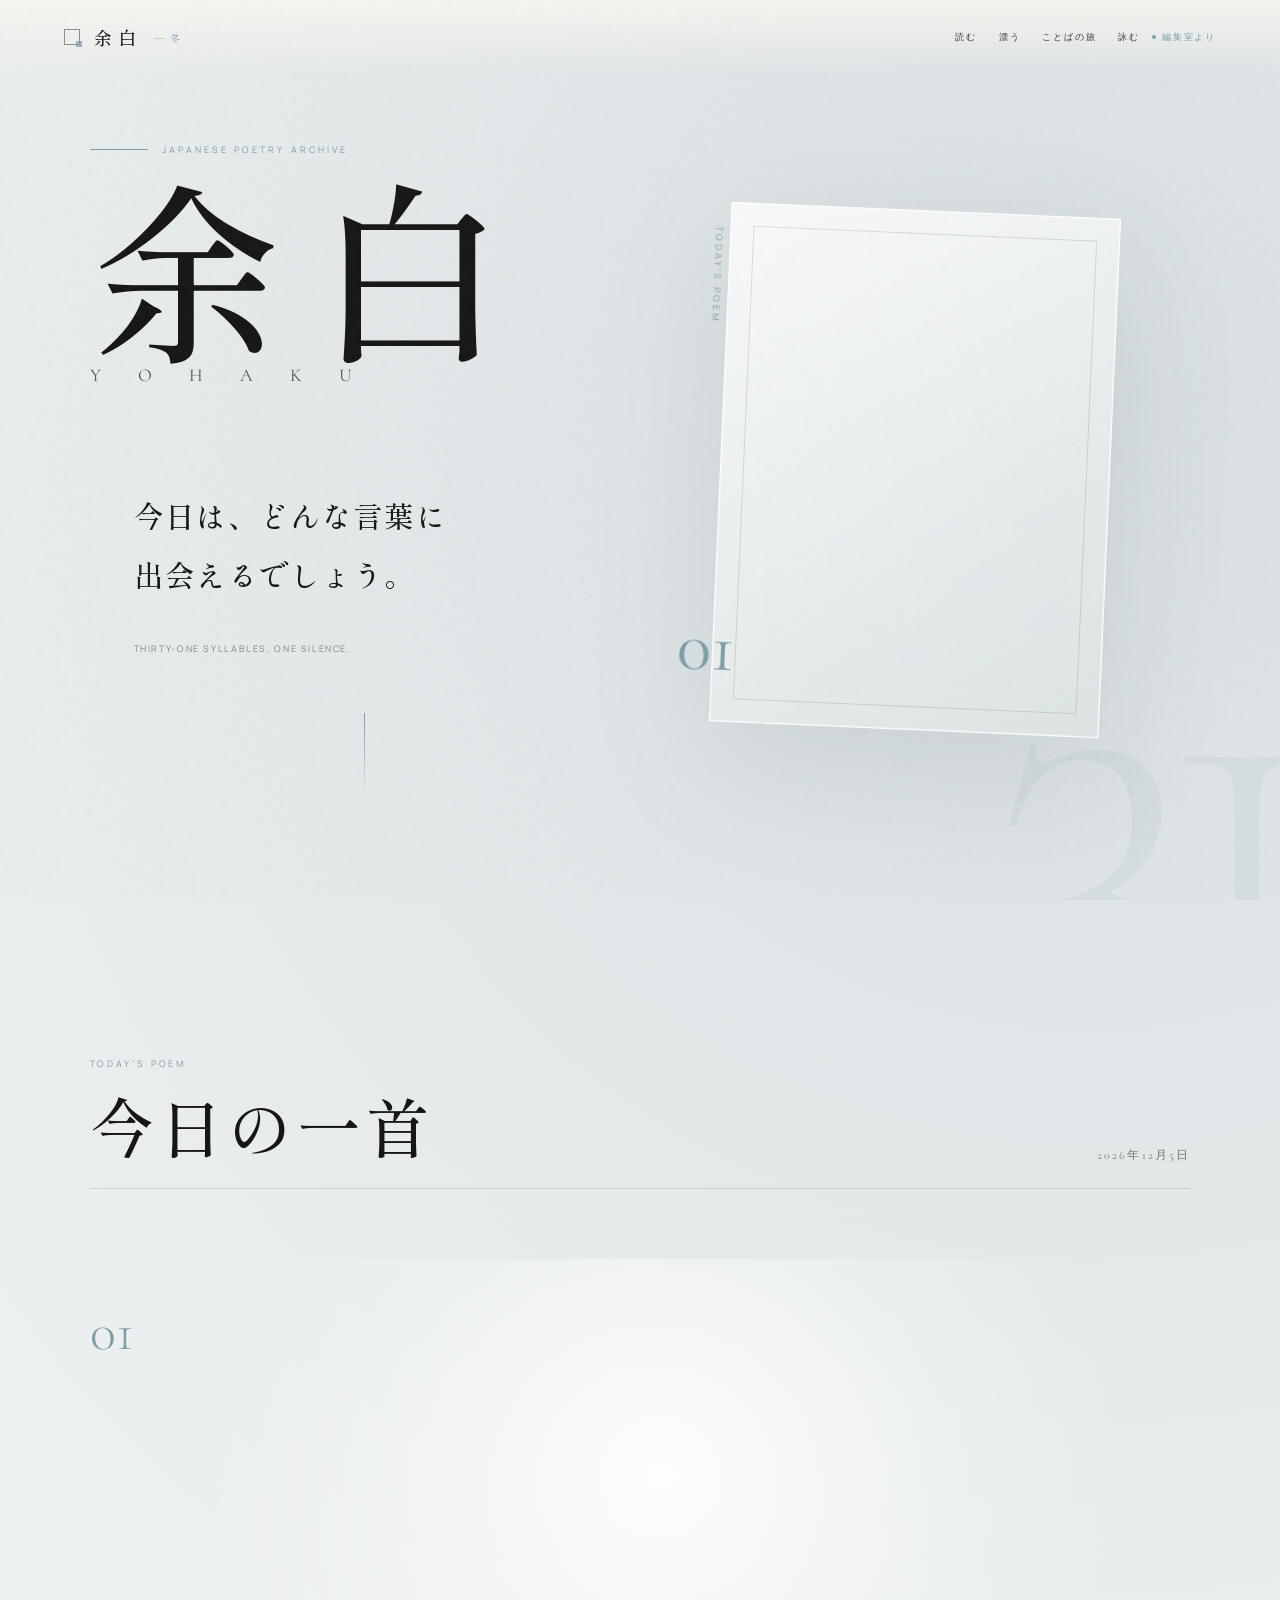
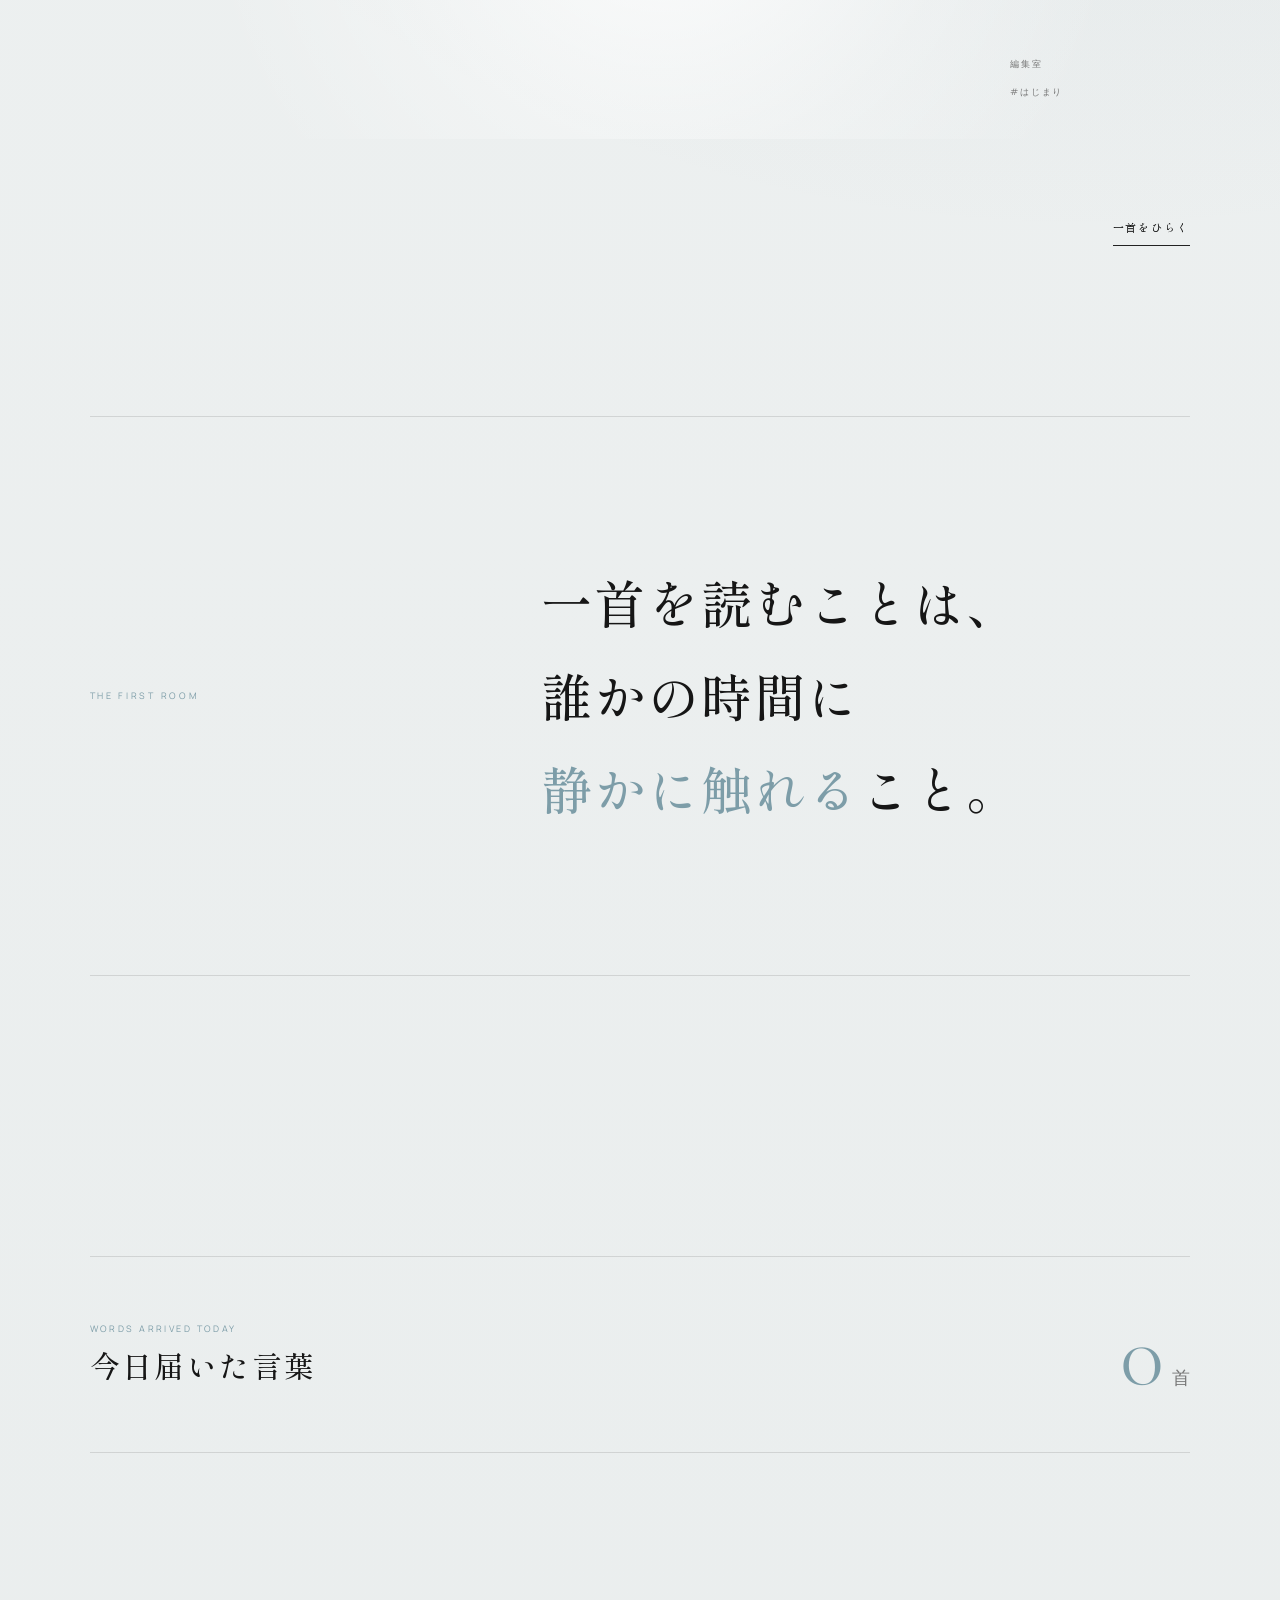
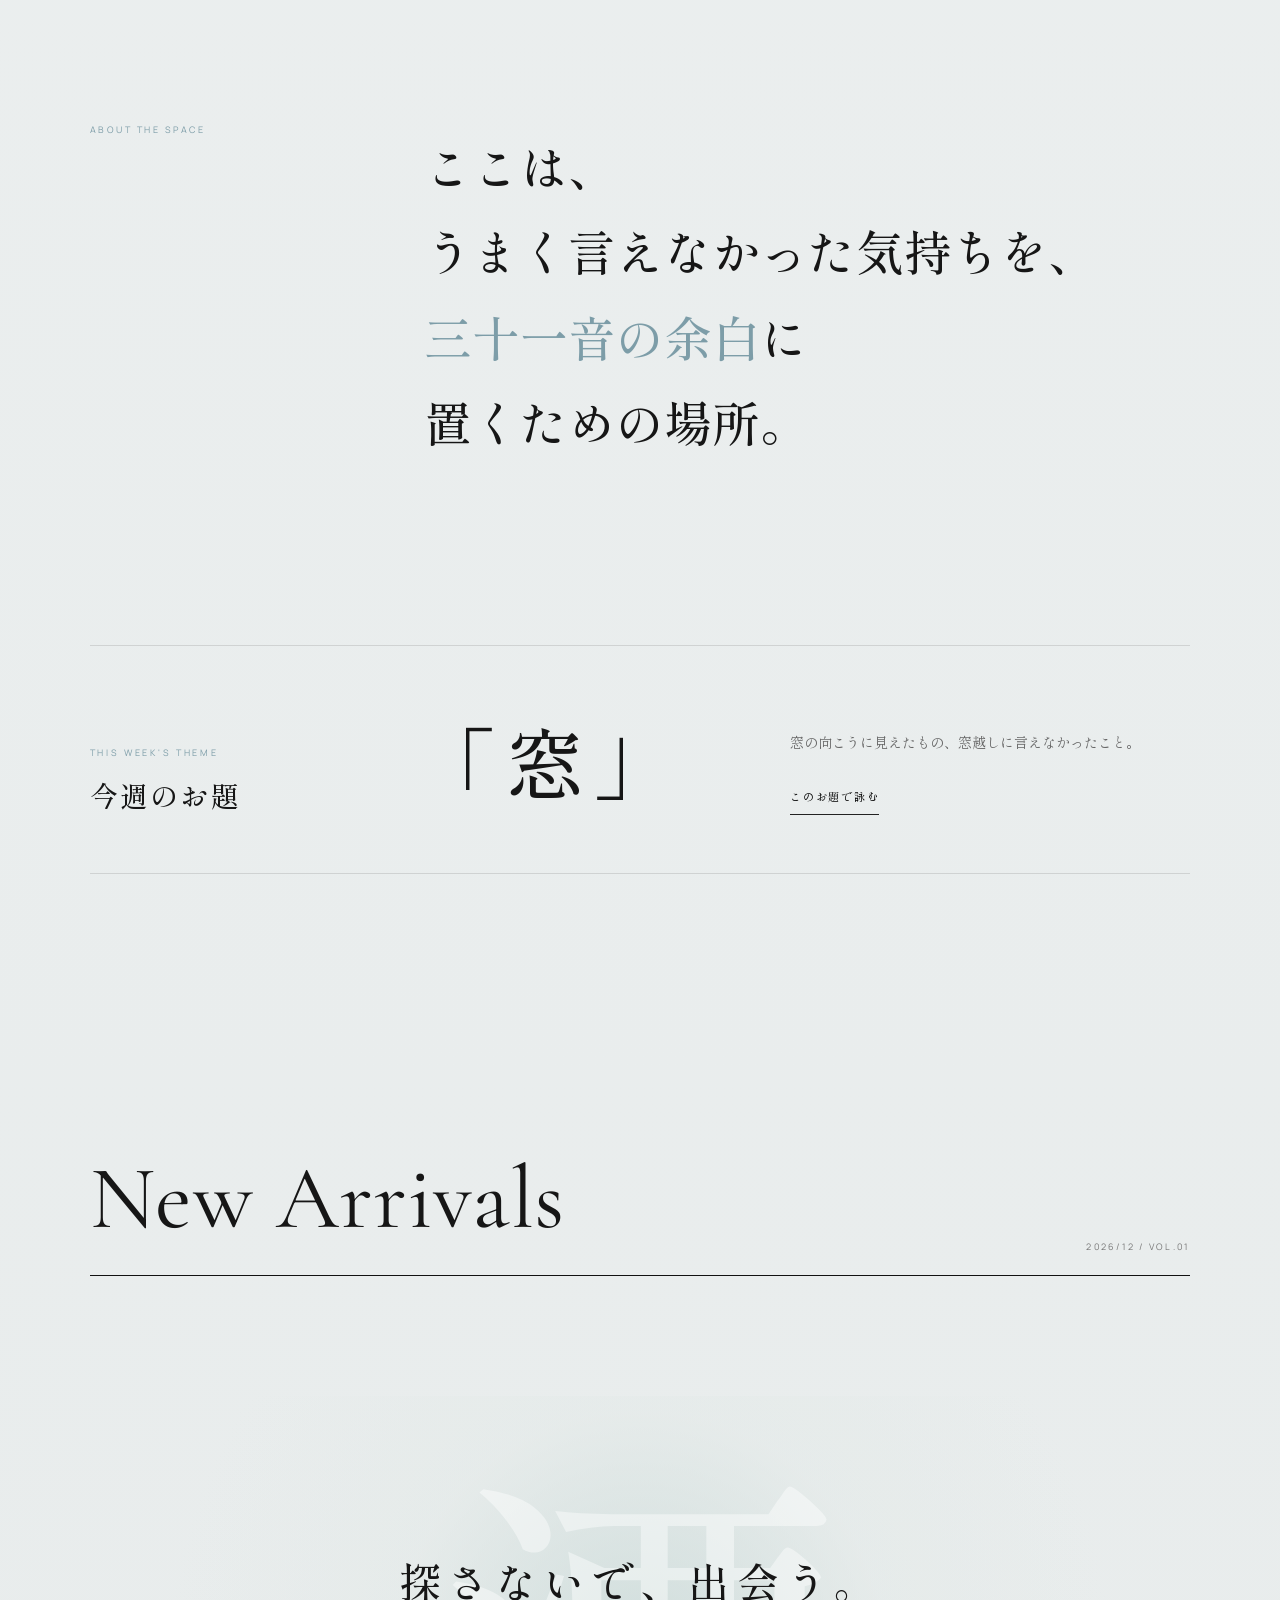
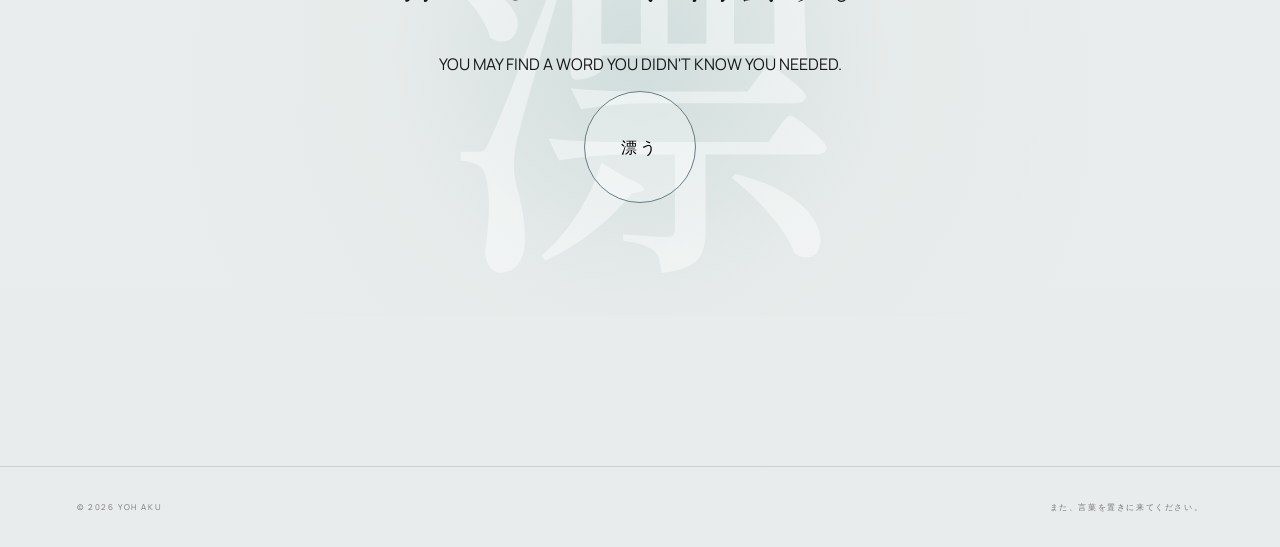
<file: index.html>
<!doctype html>
<html lang="ja">
<head>
<meta name="google-adsense-account" content="ca-pub-3747975878247802"> 
 <script async src="https://pagead2.googlesyndication.com/pagead/js/adsbygoogle.js?client=ca-pub-3747975878247802"
crossorigin="anonymous"></script>
 <!-- Google tag (gtag.js) -->
<script async src="https://www.googletagmanager.com/gtag/js?id=G-3WF4K027Y3"></script>
<script>
  window.dataLayer = window.dataLayer || [];
  function gtag(){dataLayer.push(arguments);}
  gtag('js', new Date());

  gtag('config', 'G-3WF4K027Y3');
</script> 
  <meta name="google-site-verification" content="...">
<meta charset="utf-8">
<meta name="viewport" content="width=device-width,initial-scale=1,viewport-fit=cover">
<meta name="theme-color" content="#f5f4ef">
<meta name="description" content="言葉を、静かに置く場所。短歌投稿サイト「余白」。">
<link rel="manifest" href="manifest.webmanifest">
<link rel="icon" href="icon.svg" type="image/svg+xml">
<title>余白 — 言葉を、静かに置く場所。</title>
<style>
@import url('https://fonts.googleapis.com/css2?family=Cormorant+Garamond:wght@300;400;500;600&family=Manrope:wght@300;400;500&family=Shippori+Mincho:wght@400;500;600&display=swap');
:root{
  --bg:#f5f4ef;--paper:#fbfaf7;--ink:#161616;--muted:#777871;--line:rgba(20,20,20,.12);
  --accent:#7d9da8;--accent-soft:#dfe8ea;--shadow:0 28px 90px rgba(64,86,94,.13);
}
*{box-sizing:border-box}
html{scroll-behavior:smooth}
body{
  margin:0;
  background:
    radial-gradient(circle at 12% 7%,rgba(255,255,255,.95),transparent 28%),
    radial-gradient(circle at 90% 12%,rgba(185,210,220,.24),transparent 30%),
    linear-gradient(180deg,#f8f7f2,#f1f3f1);
  color:var(--ink);
  font-family:'Manrope','Noto Sans JP',sans-serif;
  overflow-x:hidden
}
body:before{
  content:"";position:fixed;inset:0;pointer-events:none;z-index:999;opacity:.035;
  background-image:url("data:image/svg+xml,%3Csvg viewBox='0 0 160 160' xmlns='http://www.w3.org/2000/svg'%3E%3Cfilter id='n'%3E%3CfeTurbulence type='fractalNoise' baseFrequency='.88' numOctaves='3' stitchTiles='stitch'/%3E%3C/filter%3E%3Crect width='100%25' height='100%25' filter='url(%23n)'/%3E%3C/svg%3E")
}
button,input,textarea,select{font:inherit}
button{cursor:pointer}
a{text-decoration:none;color:inherit}
.app{min-height:100vh}
.page{display:none}.page.active{display:block}
.loader{
  position:fixed;inset:0;z-index:500;display:grid;place-items:center;background:var(--bg);
  transition:.45s ease
}
.loader.hide{opacity:0;visibility:hidden}
.loader strong{display:block;font:500 58px 'Shippori Mincho';letter-spacing:.22em}
.loader span{display:block;margin-top:10px;text-align:center;font:400 11px 'Cormorant Garamond';letter-spacing:.58em;color:#777}
.topbar{
  position:fixed;top:0;left:0;right:0;z-index:100;
  display:flex;justify-content:space-between;align-items:center;
  padding:20px 34px;
  background:linear-gradient(180deg,rgba(245,244,239,.92),rgba(245,244,239,0));
  backdrop-filter:blur(4px)
}
.brand{display:flex;align-items:center;gap:12px}
.brand b{font:500 17px 'Shippori Mincho';letter-spacing:.25em}
.brand span{font:400 10px 'Shippori Mincho';color:var(--accent);letter-spacing:.15em}
.nav{display:flex;gap:22px}
.nav button{border:0;background:none;padding:0;font-size:9px;letter-spacing:.2em;color:#333}
.hero{
  min-height:100svh;display:grid;grid-template-columns:1.1fr .9fr;align-items:center;
  position:relative;padding:106px 6vw 60px;overflow:hidden
}
.hero:after{
  content:"31";position:absolute;right:-1vw;bottom:-12vh;
  font:300 min(42vw,570px)/.8 'Cormorant Garamond';
  color:rgba(125,157,168,.1);letter-spacing:-.08em
}
.kicker{display:flex;align-items:center;gap:14px;margin-bottom:34px;font-size:9px;letter-spacing:.34em;color:var(--accent)}
.kicker:before{content:"";width:58px;height:1px;background:var(--accent)}
.hero h1{margin:0;font:500 clamp(72px,13vw,180px)/.82 'Shippori Mincho';letter-spacing:.16em}
.roman{margin-top:16px;font:400 18px 'Cormorant Garamond';letter-spacing:.68em;color:#555}
.hero-copy{position:relative;z-index:2}
.hero-text{margin:74px 0 0 14%;font:500 clamp(22px,2.3vw,37px)/2 'Shippori Mincho';letter-spacing:.08em}
.hero-note{margin:38px 0 0 14%;font-size:9px;letter-spacing:.18em;color:#7f8583}
.hero-side{min-height:580px;display:flex;align-items:center;justify-content:center;position:relative;z-index:2}
.glass{
  width:min(360px,82%);aspect-ratio:3/4;position:relative;
  border:1px solid rgba(255,255,255,.88);
  background:linear-gradient(145deg,rgba(255,255,255,.66),rgba(216,228,231,.45));
  box-shadow:var(--shadow);backdrop-filter:blur(24px);transform:rotate(2.5deg)
}
.glass:before{content:"";position:absolute;inset:22px;border:1px solid var(--line)}
.vertical-poem{position:absolute;inset:44px;writing-mode:vertical-rl;font:500 21px/2.35 'Shippori Mincho';letter-spacing:.12em}
.index{position:absolute;left:-36px;bottom:30px;font:400 72px 'Cormorant Garamond';color:var(--accent)}
.section{max-width:1240px;margin:0 auto;padding:120px 6vw}
.counter{display:flex;justify-content:space-between;align-items:center;border-top:1px solid var(--line);border-bottom:1px solid var(--line);padding:34px 0}
.counter small{display:block;color:var(--accent);font-size:9px;letter-spacing:.27em}
.counter strong{display:block;margin-top:8px;font:500 30px 'Shippori Mincho';letter-spacing:.08em}
.number{font:300 92px 'Cormorant Garamond';color:var(--accent)}
.number span{font-size:18px;color:#777;margin-left:8px}
.statement{display:grid;grid-template-columns:.7fr 1.3fr;gap:9vw}
.statement small{color:var(--accent);font-size:9px;letter-spacing:.28em}
.statement p{margin:0;font:500 clamp(29px,4vw,57px)/1.65 'Shippori Mincho'}
.statement em{font-style:normal;color:var(--accent)}
.archive-head{display:flex;justify-content:space-between;align-items:end;padding-bottom:22px;border-bottom:1px solid #111}
.archive-head h2{margin:0;font:400 72px 'Cormorant Garamond'}
.archive-head span{font-size:9px;letter-spacing:.25em;color:#777}
.poem-row{display:grid;grid-template-columns:90px 1fr 190px;gap:30px;padding:64px 0;border-bottom:1px solid var(--line);transition:.3s}
.poem-row:hover{padding-left:16px;background:rgba(255,255,255,.28)}
.no{font:400 32px 'Cormorant Garamond';color:var(--accent)}
.poem-text{margin:0;white-space:pre-line;cursor:pointer;font:500 clamp(24px,3vw,41px)/1.95 'Shippori Mincho';letter-spacing:.08em}
.meta{display:flex;flex-direction:column;gap:15px;font-size:9px;letter-spacing:.18em;color:#777}
.meta button{border:0;background:none;padding:0;text-align:left;letter-spacing:.18em}
.empty{text-align:center;padding:110px 0;border-bottom:1px solid var(--line)}
.empty strong{font:500 31px 'Shippori Mincho'}
.empty p{font:400 14px/2.1 'Shippori Mincho';color:#777}
.outline{border:1px solid #111;background:none;padding:15px 28px;font-size:10px;letter-spacing:.2em}
.interlude{min-height:430px;display:grid;place-items:center;position:relative;overflow:hidden;background:radial-gradient(circle,rgba(185,210,220,.6),rgba(223,232,234,.28) 40%,transparent 76%)}
.interlude:before{content:"漂";position:absolute;font:500 360px 'Shippori Mincho';color:rgba(255,255,255,.42)}
.interlude>div{position:relative;text-align:center}
.interlude h3{font:500 42px 'Shippori Mincho';letter-spacing:.15em}
.round{width:112px;height:112px;border-radius:50%;border:1px solid #657e87;background:rgba(255,255,255,.25);letter-spacing:.2em}
.write-grid{display:grid;grid-template-columns:.8fr 1.2fr;gap:70px}
.write-grid h2{margin:0;font:500 56px 'Shippori Mincho';letter-spacing:.08em;white-space:nowrap}
.write-grid p{font:400 13px/2.1 'Shippori Mincho';color:#777}
.form{border-top:1px solid #111}
.field{padding:22px 0;border-bottom:1px solid var(--line)}
.field label{display:block;font:400 10px 'Shippori Mincho';letter-spacing:.18em;color:#777;margin-bottom:11px}
.field textarea,.field input,.field select{width:100%;border:0;background:none;outline:0;font:500 19px 'Shippori Mincho'}
.field textarea{min-height:170px;line-height:1.9}
.publish{margin-top:28px;border:1px solid #111;background:none;padding:17px 30px;font:500 12px 'Shippori Mincho';letter-spacing:.18em}
.detail{min-height:100vh;padding:130px 8vw 80px;display:grid;grid-template-columns:120px 1fr 220px;gap:40px;align-items:center}
.detail-poem{white-space:pre-line;font:500 clamp(32px,5vw,68px)/1.75 'Shippori Mincho';letter-spacing:.09em}
.detail-side{font-size:10px;line-height:2.2;letter-spacing:.18em;color:#666}
.detail-nav{display:flex;gap:12px;margin-top:28px}
.detail-nav button{border:1px solid var(--line);background:none;padding:12px 16px}
.author-page,.editorial-page{max-width:900px;margin:auto;padding:140px 6vw 100px}
.author-page h1,.editorial-page h1{font:500 clamp(48px,8vw,88px) 'Shippori Mincho';letter-spacing:.1em}
.author-count{color:var(--accent);letter-spacing:.18em;font-size:10px}
.letter{margin-top:60px;font:400 18px/2.3 'Shippori Mincho';color:#4f4f4b}
.author-list{margin-top:70px}
.card-maker{margin-top:50px;padding:34px;border:1px solid var(--line);background:rgba(255,255,255,.32)}
.card-preview{aspect-ratio:4/5;max-width:380px;margin:auto;background:#fff;padding:42px;display:flex;flex-direction:column;justify-content:space-between;box-shadow:var(--shadow)}
.card-preview .cp{white-space:pre-line;font:500 23px/2 'Shippori Mincho'}
.card-preview small{letter-spacing:.18em;color:#777}
.success{position:fixed;inset:0;z-index:400;display:grid;place-items:center;background:rgba(245,244,239,.97);opacity:0;visibility:hidden;transition:.4s}
.success.show{opacity:1;visibility:visible}
.success strong{font:500 44px 'Shippori Mincho';letter-spacing:.1em}
.success p{font:400 18px/2 'Shippori Mincho';color:#666;text-align:center}
footer{display:flex;justify-content:space-between;padding:34px 6vw;border-top:1px solid var(--line);font-size:8px;letter-spacing:.2em;color:#777}
@media(max-width:820px){
 .topbar{padding:18px}.nav{gap:13px}.nav button:nth-child(4){display:none}
 .hero{grid-template-columns:1fr;padding:100px 24px 72px}.hero-text,.hero-note{margin-left:0}.hero-side{min-height:420px}.glass{width:270px}
 .section{padding:90px 24px}.statement,.write-grid{grid-template-columns:1fr;gap:38px}.archive-head h2{font-size:50px}
 .poem-row{grid-template-columns:48px 1fr;gap:18px}.meta{grid-column:2}
 .detail{grid-template-columns:1fr;padding:120px 24px 70px}.detail .no{display:none}
 .write-grid h2{font-size:38px}.number{font-size:68px}footer{flex-direction:column;gap:10px}
}

/* ===== Museum Update ===== */
:root{
  --museum-paper:#f7f5ef;
  --museum-white:#fffdf8;
  --museum-ink:#171816;
  --museum-mist:#dfe7e5;
  --museum-leaf:#8da096;
}
body{
  background:
    radial-gradient(circle at 12% 7%,rgba(255,255,255,.98),transparent 26%),
    radial-gradient(circle at 88% 10%,rgba(222,231,229,.42),transparent 30%),
    linear-gradient(180deg,#f9f8f4 0%,#f2f3ef 100%);
}
body.night{
  background:
    radial-gradient(circle at 85% 8%,rgba(116,143,159,.18),transparent 28%),
    linear-gradient(180deg,#eef1f1 0%,#e8ecec 100%);
}
.topbar{
  padding:24px 5vw;
  background:linear-gradient(180deg,rgba(247,245,239,.92),rgba(247,245,239,0));
}
.brand b{
  font-size:18px;
  letter-spacing:.32em;
}
.hero{
  min-height:100svh;
  padding:120px 7vw 80px;
  grid-template-columns:1fr 1fr;
}
.hero-copy{
  max-width:780px;
}
.hero h1{
  font-size:clamp(86px,15vw,210px);
  line-height:.78;
  letter-spacing:.17em;
}
.roman{
  letter-spacing:.92em;
  margin-top:24px;
}
.hero-text{
  margin:100px 0 0 8%;
  max-width:640px;
}
.hero-note{
  margin-left:8%;
}
.hero-side{
  min-height:620px;
}
.glass{
  width:min(390px,80%);
  background:
    linear-gradient(150deg,rgba(255,255,255,.78),rgba(221,230,228,.44));
  border:1px solid rgba(255,255,255,.94);
  box-shadow:
    0 40px 120px rgba(70,90,96,.12),
    inset 0 0 0 1px rgba(255,255,255,.28);
}
.glass::after{
  content:"TODAY'S POEM";
  position:absolute;
  left:-18px;
  top:24px;
  writing-mode:vertical-rl;
  font:400 9px 'Manrope',sans-serif;
  letter-spacing:.32em;
  color:var(--accent);
}
.section{
  max-width:1320px;
  padding-left:7vw;
  padding-right:7vw;
}
.counter{
  padding:42px 0;
}
.statement{
  padding-top:150px;
  padding-bottom:170px;
}
.archive-head h2{
  font-size:clamp(58px,7vw,96px);
  letter-spacing:.01em;
}
.poem-row{
  grid-template-columns:84px minmax(0,1fr) 210px;
  padding:86px 0;
  gap:40px;
}
.poem-row:hover{
  padding-left:24px;
  background:linear-gradient(90deg,rgba(255,255,255,.42),rgba(255,255,255,0));
}
.poem-text{
  line-height:2.05;
  max-width:760px;
}
.meta{
  gap:18px;
  padding-top:8px;
}
.meta button{
  transition:.25s;
}
.meta button:hover{
  color:var(--accent);
}
.interlude{
  margin:0 4vw 150px;
  border-radius:2px;
  min-height:520px;
  background:
    radial-gradient(circle at 50% 50%,rgba(199,216,214,.74),rgba(226,233,231,.42) 38%,rgba(247,245,239,0) 73%);
}
.interlude:before{
  font-size:420px;
}
.write-grid{
  min-height:calc(100svh - 120px);
  align-items:start;
  padding-top:170px;
}
.write-grid > div:first-child{
  position:sticky;
  top:140px;
}
.form{
  background:rgba(255,255,255,.54);
  border:1px solid rgba(255,255,255,.9);
  padding:38px 42px;
  box-shadow:0 28px 90px rgba(70,90,96,.08);
}
.field{
  padding:26px 0;
}
.field textarea{
  min-height:250px;
  background:
    repeating-linear-gradient(
      to bottom,
      transparent 0,
      transparent 37px,
      rgba(125,157,168,.12) 38px
    );
  line-height:38px;
}
.publish{
  margin-top:36px;
  min-width:190px;
  transition:.3s;
}
.publish:hover{
  background:#171816;
  color:#fff;
}
.detail{
  min-height:100svh;
  padding-top:150px;
  background:
    radial-gradient(circle at 82% 18%,rgba(220,230,228,.42),transparent 32%);
}
.detail-poem{
  max-width:820px;
}
.card-maker{
  background:transparent;
  border:none;
  padding:40px 0 0;
}
.card-preview{
  position:relative;
  overflow:hidden;
}
.card-preview:after{
  content:"31";
  position:absolute;
  right:-16px;
  bottom:-50px;
  font:300 150px 'Cormorant Garamond',serif;
  color:rgba(125,157,168,.08);
}
.empty{
  padding:140px 0;
}
.museum-intro{
  max-width:1320px;
  margin:0 auto;
  padding:0 7vw 160px;
}
.museum-intro-inner{
  min-height:560px;
  display:grid;
  grid-template-columns:.7fr 1.3fr;
  gap:8vw;
  align-items:center;
  border-top:1px solid var(--line);
  border-bottom:1px solid var(--line);
}
.museum-intro-label{
  font-size:9px;
  color:var(--accent);
  letter-spacing:.3em;
}
.museum-intro-copy{
  font:500 clamp(30px,4.4vw,62px)/1.7 'Shippori Mincho',serif;
  letter-spacing:.04em;
}
.museum-intro-copy span{
  color:var(--accent);
}
.soft-line{
  width:1px;
  height:84px;
  background:linear-gradient(var(--accent),transparent);
  margin:58px auto 0;
}
.reveal-museum{
  opacity:0;
  transform:translateY(28px);
  transition:opacity .85s ease,transform .85s ease;
}
.reveal-museum.visible{
  opacity:1;
  transform:none;
}
@media(max-width:820px){
  .hero{
    grid-template-columns:1fr;
    padding:110px 24px 74px;
  }
  .hero h1{
    font-size:76px;
  }
  .hero-text,.hero-note{
    margin-left:0;
  }
  .hero-side{
    min-height:470px;
  }
  .section{
    padding-left:24px;
    padding-right:24px;
  }
  .museum-intro{
    padding:0 24px 100px;
  }
  .museum-intro-inner{
    grid-template-columns:1fr;
    gap:28px;
    min-height:auto;
    padding:80px 0;
  }
  .poem-row{
    padding:58px 0;
  }
  .write-grid{
    min-height:auto;
    padding-top:120px;
  }
  .write-grid > div:first-child{
    position:static;
  }
  .form{
    padding:26px 22px;
  }
  .interlude{
    margin-inline:16px;
  }
}


.loader{display:none!important;opacity:0!important;visibility:hidden!important;pointer-events:none!important}
.page{min-height:1px}

/* ===== Safe opening splash ===== */
.splash-screen{
  position:fixed;
  inset:0;
  z-index:10000;
  display:grid;
  place-items:center;
  background:#f7f5ef;
  animation:splashOut 2.9s cubic-bezier(.4,0,.2,1) forwards;
  pointer-events:none;
}
.splash-inner{
  text-align:center;
  animation:splashMark 2.55s cubic-bezier(.4,0,.2,1) both;
}
.splash-logo{
  font:500 clamp(58px,10vw,96px)/1 'Shippori Mincho',serif;
  letter-spacing:.22em;
  text-indent:.22em;
}
.splash-roman{
  margin-top:15px;
  font:400 11px 'Cormorant Garamond',serif;
  letter-spacing:.62em;
  color:#777;
  text-indent:.62em;
}
.splash-tagline{
  margin-top:34px;
  font:400 14px/1.8 'Shippori Mincho',serif;
  letter-spacing:.12em;
  color:#686a66;
}
@keyframes splashMark{
  0%{opacity:0;transform:translateY(10px)}
  18%{opacity:1;transform:none}
  72%{opacity:1;transform:none}
  100%{opacity:0;transform:translateY(-5px)}
}
@keyframes splashOut{
  0%,78%{opacity:1;visibility:visible}
  100%{opacity:0;visibility:hidden}
}

/* ===== Line-break refinement ===== */
.hero-text{
  max-width:720px;
  text-wrap:balance;
}
.statement p,
.museum-intro-copy,
.write-grid h2,
.write-grid p,
.empty strong,
.empty p,
.interlude h3{
  text-wrap:balance;
}
.write-grid h2{
  white-space:nowrap;
}
.poem-text{
  overflow-wrap:anywhere;
  word-break:normal;
}
@media(max-width:820px){
  .hero-text{
    font-size:clamp(21px,6.3vw,30px);
    line-height:1.9;
    letter-spacing:.045em;
  }
  .statement p{
    font-size:clamp(27px,8vw,42px);
    line-height:1.65;
  }
  .museum-intro-copy{
    font-size:clamp(26px,7vw,38px);
    line-height:1.7;
  }
  .write-grid h2{
    font-size:36px;
    line-height:1.15;
    white-space:nowrap;
  }
  .write-grid p{
    font-size:14px;
    line-height:2;
  }
  .archive-head h2{
    font-size:46px;
    white-space:nowrap;
  }
}
@media(max-width:390px){
  .write-grid h2{font-size:32px}
  .archive-head h2{font-size:41px}
  .hero h1{font-size:68px}
}


/* ===== Meaningful line breaks ===== */
.museum-intro-copy{
  max-width:780px;
  font-size:clamp(34px,4vw,58px);
  line-height:1.82;
}
.statement p{
  max-width:850px;
  font-size:clamp(32px,3.75vw,54px);
  line-height:1.78;
}
.statement em{
  white-space:nowrap;
}
@media(max-width:820px){
  .museum-intro-copy{
    font-size:clamp(28px,7.2vw,38px);
    line-height:1.78;
  }
  .statement p{
    font-size:clamp(27px,7.2vw,39px);
    line-height:1.72;
  }
  .splash-tagline{
    margin-top:28px;
    font-size:13px;
  }
}


/* ===== Statement line-break fix ===== */
.statement p{
  display:flex;
  flex-direction:column;
  align-items:flex-start;
}
.statement-line{
  display:block;
}
.statement-line.nowrap{
  white-space:nowrap;
}
@media(max-width:820px){
  .statement-line.nowrap{
    white-space:normal;
  }
  .statement p{
    max-width:100%;
  }
}


/* ===== Final experience update ===== */
.brand-mark{
  width:16px;
  height:16px;
  border:1px solid rgba(22,22,22,.45);
  display:inline-block;
  position:relative;
  margin-right:2px;
}
.brand-mark::after{
  content:"";
  position:absolute;
  width:6px;
  height:6px;
  right:-3px;
  bottom:-3px;
  background:var(--accent);
  opacity:.72;
}
.splash-screen{
  background:
    radial-gradient(circle at 50% 46%,rgba(255,255,255,.9),transparent 22%),
    linear-gradient(180deg,#f8f7f2,#f3f4f0);
}
.splash-glow{
  width:1px;
  height:72px;
  margin:34px auto 0;
  background:linear-gradient(var(--accent),transparent);
  opacity:.62;
}
.today-gallery{
  max-width:1320px;
  margin:0 auto;
  padding:150px 7vw 170px;
}
.today-gallery-head{
  display:flex;
  justify-content:space-between;
  align-items:end;
  padding-bottom:24px;
  border-bottom:1px solid var(--line);
}
.today-label{
  font-size:9px;
  letter-spacing:.32em;
  color:var(--accent);
}
.today-gallery h2{
  margin:15px 0 0;
  font:500 clamp(40px,5vw,68px)/1.2 'Shippori Mincho',serif;
  letter-spacing:.08em;
}
.today-date{
  font:400 12px 'Cormorant Garamond',serif;
  letter-spacing:.18em;
  color:#777;
}
.today-stage{
  min-height:620px;
  display:grid;
  grid-template-columns:90px minmax(0,1fr) 180px;
  gap:38px;
  align-items:center;
  cursor:pointer;
  position:relative;
}
.today-stage::before{
  content:"";
  position:absolute;
  inset:70px 0;
  background:
    radial-gradient(circle at 52% 45%,rgba(255,255,255,.9),rgba(255,255,255,.25) 46%,transparent 74%);
  z-index:-1;
}
.today-number{
  align-self:start;
  margin-top:110px;
  font:300 54px 'Cormorant Garamond',serif;
  color:var(--accent);
}
.today-poem{
  margin:0;
  white-space:pre-line;
  font:500 clamp(34px,4.7vw,66px)/1.86 'Shippori Mincho',serif;
  letter-spacing:.085em;
  max-width:840px;
}
.today-plaque{
  align-self:end;
  margin-bottom:110px;
  display:flex;
  flex-direction:column;
  gap:14px;
  font-size:9px;
  letter-spacing:.19em;
  color:#777;
}
.today-open{
  display:block;
  margin-left:auto;
  border:0;
  border-bottom:1px solid #222;
  background:none;
  padding:10px 0;
  font:400 11px 'Shippori Mincho',serif;
  letter-spacing:.18em;
}
.drift-room{
  min-height:100svh;
  display:grid;
  place-items:center;
  padding:100px 8vw 70px;
  position:relative;
  background:
    radial-gradient(circle at 50% 46%,rgba(210,224,224,.6),rgba(246,245,240,.7) 45%,#f5f4ef 80%);
}
.drift-close{
  position:absolute;
  top:110px;
  right:6vw;
  border:0;
  background:none;
  font-size:10px;
  letter-spacing:.2em;
}
.drift-room-inner{
  width:min(880px,100%);
  text-align:center;
}
.drift-kicker{
  margin-bottom:54px;
  font-size:9px;
  letter-spacing:.34em;
  color:var(--accent);
}
.drift-poem{
  margin:0 auto;
  white-space:pre-line;
  font:500 clamp(34px,5vw,68px)/1.9 'Shippori Mincho',serif;
  letter-spacing:.09em;
}
.drift-author{
  margin-top:48px;
  font-size:10px;
  letter-spacing:.2em;
  color:#777;
}
.drift-next{
  margin-top:64px;
  width:150px;
  height:150px;
  border-radius:50%;
  border:1px solid rgba(80,105,112,.55);
  background:rgba(255,255,255,.25);
  font:400 11px/1.7 'Shippori Mincho',serif;
  letter-spacing:.12em;
  transition:.3s;
}
.drift-next:hover{
  background:#647e86;
  color:#fff;
  transform:rotate(5deg);
}
@media(max-width:820px){
  .brand-mark{
    width:14px;
    height:14px;
  }
  .today-gallery{
    padding:110px 24px 120px;
  }
  .today-stage{
    min-height:540px;
    grid-template-columns:42px 1fr;
    gap:16px;
  }
  .today-number{
    margin-top:84px;
    font-size:40px;
  }
  .today-poem{
    font-size:clamp(29px,8vw,42px);
    line-height:1.78;
  }
  .today-plaque{
    grid-column:2;
    margin:0 0 60px;
  }
  .today-date{
    display:none;
  }
  .drift-room{
    padding:120px 24px 60px;
  }
  .drift-close{
    top:92px;
    right:24px;
  }
  .drift-poem{
    font-size:clamp(30px,8vw,44px);
    line-height:1.82;
  }
  .drift-next{
    width:128px;
    height:128px;
  }
}


/* ===== Editorial Room ===== */
.editorial-page{max-width:1120px;margin:auto;padding:150px 6vw 130px}
.editorial-hero{padding-bottom:70px;border-bottom:1px solid var(--line)}
.editorial-hero h1{margin:0;font:500 clamp(48px,8vw,92px)/1.25 'Shippori Mincho',serif;letter-spacing:.08em}
.editorial-letter{max-width:820px;padding:110px 0 120px}
.editorial-eyebrow{font-size:9px;letter-spacing:.3em;color:var(--accent);margin-bottom:22px}
.editorial-letter h2{margin:0;font:500 clamp(30px,4.2vw,54px)/1.65 'Shippori Mincho',serif;letter-spacing:.05em}
.editorial-letter .letter{margin-top:44px;font-size:17px;line-height:2.25}
.editorial-grid{display:grid;grid-template-columns:1fr 1fr;gap:28px}
.editorial-topic,.editorial-selection{min-height:440px;padding:48px;background:rgba(255,255,255,.52);border:1px solid rgba(255,255,255,.92);box-shadow:0 24px 70px rgba(70,90,96,.08);display:flex;flex-direction:column}
.editorial-topic>span,.editorial-selection>span{font:400 13px 'Shippori Mincho',serif;letter-spacing:.15em;color:#777}
.editorial-topic strong{margin-top:44px;font:500 clamp(42px,6vw,70px) 'Shippori Mincho',serif;letter-spacing:.12em}
.editorial-topic p{margin-top:34px;font:400 14px/2 'Shippori Mincho',serif;color:#666}
.editorial-topic button{margin-top:auto;align-self:flex-start;border:0;border-bottom:1px solid #222;background:none;padding:10px 0;font:400 11px 'Shippori Mincho',serif;letter-spacing:.16em}
.editorial-selection p{margin:auto 0 30px;white-space:pre-line;font:500 clamp(25px,3.4vw,42px)/1.95 'Shippori Mincho',serif;letter-spacing:.07em}
.editorial-selection small{font-size:10px;letter-spacing:.18em;color:#777}
.editorial-closing{margin:130px auto 20px;text-align:center;font:500 clamp(23px,3vw,36px)/2 'Shippori Mincho',serif;letter-spacing:.07em}
.write-theme{grid-column:2;padding:24px 0 8px;display:flex;align-items:baseline;gap:18px;border-top:1px solid var(--line)}
.write-theme span,.write-theme small{font:400 10px 'Shippori Mincho',serif;letter-spacing:.14em;color:#777}
.write-theme strong{font:500 28px 'Shippori Mincho',serif;letter-spacing:.1em}
@media(max-width:820px){
  .editorial-page{padding:120px 24px 100px}
  .editorial-grid{grid-template-columns:1fr}
  .editorial-topic,.editorial-selection{min-height:380px;padding:34px 28px}
  .write-theme{grid-column:1;flex-wrap:wrap;gap:10px 16px}
  .write-theme small{width:100%}
}


/* ===== Editorial discoverability update ===== */
.editorial-title-line{
  display:block;
}
.editorial-letter h2{
  max-width:900px;
  text-wrap:balance;
}
.editorial-selection p{
  word-break:keep-all;
  overflow-wrap:normal;
}
.editorial-nav{
  position:relative;
  color:var(--accent)!important;
}
.editorial-nav::before{
  content:"";
  position:absolute;
  left:-10px;
  top:50%;
  width:4px;
  height:4px;
  border-radius:50%;
  background:var(--accent);
  transform:translateY(-50%);
}
.home-theme{
  max-width:1320px;
  margin:0 auto;
  padding:10px 7vw 150px;
}
.home-theme-inner{
  display:grid;
  grid-template-columns:.7fr .8fr 1fr;
  gap:50px;
  align-items:end;
  padding:58px 0;
  border-top:1px solid var(--line);
  border-bottom:1px solid var(--line);
}
.home-theme-kicker{
  font-size:9px;
  letter-spacing:.3em;
  color:var(--accent);
}
.home-theme h2{
  margin:14px 0 0;
  font:500 28px 'Shippori Mincho',serif;
  letter-spacing:.08em;
}
.home-theme-word{
  font:500 clamp(46px,6vw,78px) 'Shippori Mincho',serif;
  letter-spacing:.12em;
}
.home-theme-action p{
  margin:0 0 22px;
  font:400 14px/2 'Shippori Mincho',serif;
  color:#666;
}
.home-theme-action button{
  border:0;
  border-bottom:1px solid #222;
  background:none;
  padding:10px 0;
  font:400 11px 'Shippori Mincho',serif;
  letter-spacing:.16em;
}
.mobile-write-cta{
  display:none;
}
@media(max-width:820px){
  .editorial-letter h2{
    font-size:clamp(30px,8vw,42px);
    line-height:1.7;
  }
  .home-theme{
    padding:0 24px 110px;
  }
  .home-theme-inner{
    grid-template-columns:1fr;
    gap:24px;
    align-items:start;
    padding:46px 0;
  }
  .home-theme-word{
    font-size:54px;
  }
  .mobile-write-cta{
    display:block;
    position:fixed;
    right:18px;
    bottom:18px;
    z-index:120;
    border:1px solid rgba(22,22,22,.2);
    background:rgba(247,245,239,.92);
    backdrop-filter:blur(12px);
    padding:14px 18px;
    box-shadow:0 12px 32px rgba(70,90,96,.14);
    font:500 12px 'Shippori Mincho',serif;
    letter-spacing:.13em;
  }
}


/* ===== Ver.2 safe additions ===== */
.detail-nav{flex-wrap:wrap}
.detail-nav button{transition:.25s}
.detail-nav button:hover{background:#171816;color:#fff}

.bookmarks-section{max-width:1320px;margin:0 auto;padding:20px 7vw 130px}
.bookmarks-head{display:flex;justify-content:space-between;align-items:end;padding-bottom:22px;border-bottom:1px solid var(--line)}
.bookmarks-head span{font-size:9px;letter-spacing:.3em;color:var(--accent)}
.bookmarks-head h2{margin:12px 0 0;font:500 34px 'Shippori Mincho',serif;letter-spacing:.08em}
.bookmarks-head button{border:0;border-bottom:1px solid #222;background:none;padding:8px 0;font:400 10px 'Shippori Mincho',serif;letter-spacing:.16em}
.bookmarks-list{display:none}
.bookmarks-list.open{display:block}
.bookmark-item{display:grid;grid-template-columns:60px 1fr 130px;gap:22px;padding:38px 0;border-bottom:1px solid var(--line);cursor:pointer}
.bookmark-item p{margin:0;white-space:pre-line;font:500 24px/1.9 'Shippori Mincho',serif}
.bookmark-item small{font-size:9px;letter-spacing:.16em;color:#777}

.journey-room{min-height:100svh;display:grid;place-items:center;padding:120px 8vw 70px;position:relative;background:radial-gradient(circle at 50% 45%,rgba(212,225,222,.62),rgba(247,245,239,.78) 48%,#f5f4ef 82%)}
.journey-close{position:absolute;top:105px;right:6vw;border:0;background:none;font-size:10px;letter-spacing:.2em}
.journey-inner{width:min(920px,100%);text-align:center}
.journey-kicker{font-size:9px;letter-spacing:.34em;color:var(--accent)}
.journey-path{margin:38px 0 54px;font:400 13px 'Shippori Mincho',serif;letter-spacing:.25em;color:#75878a}
.journey-poem{margin:0;white-space:pre-line;font:500 clamp(34px,5vw,66px)/1.9 'Shippori Mincho',serif;letter-spacing:.085em}
.journey-meta{margin-top:42px;font-size:10px;letter-spacing:.18em;color:#777}
.journey-actions{display:flex;justify-content:center;gap:16px;margin-top:58px}
.journey-actions button{border:1px solid rgba(22,22,22,.18);background:rgba(255,255,255,.25);padding:14px 20px;font:400 11px 'Shippori Mincho',serif;letter-spacing:.14em}
.bookmarked{color:var(--accent)!important}

@media(max-width:820px){
  .bookmarks-section{padding:0 24px 100px}
  .bookmark-item{grid-template-columns:38px 1fr;gap:14px}
  .bookmark-item small{grid-column:2}
  .journey-room{padding:120px 24px 60px}
  .journey-close{top:90px;right:24px}
  .journey-actions{flex-direction:column;align-items:center}
  .journey-actions button{width:210px}
}

</style>
</head>
<body>

<div class="splash-screen" id="splashScreen" aria-hidden="true">
  <div class="splash-inner">
    <div class="splash-logo">余白</div>
    <div class="splash-roman">Y O H A K U</div>
    <div class="splash-tagline">言葉を、静かに置く場所。</div><div class="splash-glow"></div>
  </div>
</div>

<div class="success" id="success"><div><strong>ありがとうございます。</strong><p>あなたの言葉を、<br>お預かりしました。</p></div></div>

<div class="topbar">
  <div class="brand"><span class="brand-mark" aria-hidden="true"></span><b>余白</b><span id="season">— 夏</span></div>
  <nav class="nav">
    <button data-page="home">読む</button>
    <button onclick="drift()">漂う</button><button onclick="startJourney()">ことばの旅</button>
    <button data-page="write">詠む</button>
    <button class="editorial-nav" data-page="editorial">編集室より</button>
  </nav>
</div>

<div class="app">
<section class="page active" id="page-home">
  <section class="hero">
    <div class="hero-copy">
      <div class="kicker">JAPANESE POETRY ARCHIVE</div>
      <h1>余白</h1>
      <div class="roman">Y O H A K U</div>
      <div class="hero-text" id="heroQuote"></div>
      <div class="hero-note">THIRTY-ONE SYLLABLES, ONE SILENCE.</div><div class="soft-line"></div>
    </div>
    <div class="hero-side">
      <div class="glass">
        <div class="vertical-poem" id="heroPoem"></div>
        <div class="index">01</div>
      </div>
    </div>
  </section>

  <section class="today-gallery reveal-museum" id="todayGallery">
    <div class="today-gallery-head">
      <div>
        <span class="today-label">TODAY'S POEM</span>
        <h2>今日の一首</h2>
      </div>
      <div class="today-date" id="todayDateLabel"></div>
    </div>

    <div class="today-stage" onclick="openTodayDetail()">
      <div class="today-number">01</div>
      <p class="today-poem" id="todayPoemText"></p>
      <div class="today-plaque">
        <span id="todayAuthorText">編集室</span>
        <span id="todayMoodText">#はじまり</span>
      </div>
    </div>

    <button class="today-open" type="button" onclick="openTodayDetail()">一首をひらく</button>
  </section>

  <section class="museum-intro reveal-museum">
    <div class="museum-intro-inner">
      <div class="museum-intro-label">THE FIRST ROOM</div>
      <div class="museum-intro-copy">
        一首を読むことは、<br>
        誰かの時間に<br>
        <span>静かに触れる</span>こと。
      </div>
    </div>
  </section>

  <section class="section reveal-museum">
    <div class="counter">
      <div><small>WORDS ARRIVED TODAY</small><strong>今日届いた言葉</strong></div>
      <div class="number" id="todayCount">0<span>首</span></div>
    </div>
  </section>

  <section class="section statement reveal-museum">
    <small>ABOUT THE SPACE</small>
    <p>
      <span class="statement-line">ここは、</span>
      <span class="statement-line nowrap">うまく言えなかった気持ちを、</span>
      <span class="statement-line"><em>三十一音の余白</em>に</span>
      <span class="statement-line">置くための場所。</span>
    </p>
  </section>

  
  <section class="home-theme reveal-museum">
    <div class="home-theme-inner">
      <div>
        <span class="home-theme-kicker">THIS WEEK'S THEME</span>
        <h2>今週のお題</h2>
      </div>
      <div class="home-theme-word" id="homeTheme">「窓」</div>
      <div class="home-theme-action">
        <p id="homeThemeNote">窓の向こうに見えたもの、窓越しに言えなかったこと。</p>
        <button type="button" onclick="writeWithTheme()">このお題で詠む</button>
      </div>
    </div>
  </section>

<section class="bookmarks-section reveal-museum" id="bookmarksSection" style="display:none">
    <div class="bookmarks-head">
      <div><span>BOOKMARKS</span><h2>挟んだ栞</h2></div>
      <button type="button" onclick="toggleBookmarks()">ひらく</button>
    </div>
    <div class="bookmarks-list" id="bookmarksList"></div>
  </section>

  <section class="section reveal-museum" id="archive">
    <div class="archive-head"><h2>New Arrivals</h2><span id="vol"></span></div>
    <div id="poemList"></div>
  </section>

  <section class="interlude reveal-museum">
    <div>
      <h3>探さないで、出会う。</h3>
      <p>YOU MAY FIND A WORD YOU DIDN'T KNOW YOU NEEDED.</p>
      <button class="round" onclick="drift()">漂う</button>
    </div>
  </section>
</section>

<section class="page" id="page-write">
  <section class="section write-grid">
    <div>
      <h2>余白に置く。</h2>
      <p>まだ誰にも読まれていない言葉を、<br class="mobile-break">そのまま、ここへ。</p>
    </div>
    <div class="write-theme">
      <span>今週のお題</span>
      <strong id="writeTheme">「窓」</strong>
      <small>お題を使わずに詠んでも大丈夫です。</small>
    </div>
    <form class="form" id="poemForm">
      <div class="field"><label>ことば</label><textarea id="poemInput" maxlength="180" placeholder="ここに短歌を書く"></textarea></div>
      <div class="field"><label>書き手</label><input id="nameInput" maxlength="20" placeholder="匿名でも可"></div>
      <div class="field"><label>気配</label><select id="moodInput"><option>恋</option><option>夜</option><option>生活</option><option>秘密</option><option>季節</option><option>その他</option></select></div>
      <button class="publish">余白に置く。</button>
    </form>
  </section>
</section>

<section class="page" id="page-detail">
  <section class="detail">
    <div class="no" id="detailNo">01</div>
    <div>
      <div class="detail-poem" id="detailPoem"></div>
      <div class="detail-nav">
        <button onclick="moveDetail(-1)">← 前へ</button>
        <button onclick="moveDetail(1)">次へ →</button>
        <button onclick="showPage('home')">本を閉じる</button>
        <button id="detailEchoButton" onclick="echoCurrentPoem()">共鳴する</button>
        <button id="detailBookmarkButton" onclick="bookmarkCurrentPoem()">栞を挟む</button>
        <button onclick="downloadCurrentCard()">短歌カード</button>
      </div>
      <div class="card-maker">
        <div class="card-preview">
          <small>余白 / YOH AKU</small>
          <div class="cp" id="cardPoem"></div>
          <small id="cardAuthor"></small>
        </div>
      </div>
    </div>
    <aside class="detail-side" id="detailMeta"></aside>
  </section>
</section>

<section class="page" id="page-drift">
  <section class="drift-room">
    <button class="drift-close" type="button" onclick="showPage('home')">本を閉じる</button>
    <div class="drift-room-inner">
      <div class="drift-kicker">DRIFTING WORDS</div>
      <p class="drift-poem" id="driftPoem"></p>
      <div class="drift-author" id="driftAuthor"></div>
      <button class="drift-next" type="button" onclick="driftAgain()">もう一首、漂う</button>
    </div>
  </section>
</section>

<section class="page" id="page-journey">
  <section class="journey-room">
    <button class="journey-close" type="button" onclick="showPage('home')">本を閉じる</button>
    <div class="journey-inner">
      <div class="journey-kicker">A JOURNEY THROUGH WORDS</div>
      <div class="journey-path" id="journeyPath"></div>
      <p class="journey-poem" id="journeyPoem"></p>
      <div class="journey-meta" id="journeyMeta"></div>
      <div class="journey-actions">
        <button onclick="nextJourney()">次のことばへ</button>
        <button onclick="openJourneyDetail()">この一首をひらく</button>
      </div>
    </div>
  </section>
</section>

<section class="page" id="page-author">
  <section class="author-page">
    <div class="author-count" id="authorCount"></div>
    <h1 id="authorName"></h1>
    <div class="author-list" id="authorWorks"></div>
  </section>
</section>

<section class="page" id="page-editorial">
  <section class="editorial-page">
    <div class="editorial-hero">
      <div class="kicker">FROM THE EDITORIAL ROOM</div>
      <h1>編集室からの手紙</h1>
      <div class="author-count" id="editorialDate"></div>
    </div>

    <article class="editorial-letter">
      <div class="editorial-eyebrow">LETTER</div>
      <h2 id="editorialTitle">
        <span class="editorial-title-line">この場所は、</span>
        <span class="editorial-title-line">まだ始まったばかりです。</span>
      </h2>
      <div class="letter" id="editorialBody">
        うまく言えなかったことも、誰にも見せられなかった言葉も、ここでは急がなくて大丈夫です。<br><br>
        あなたの一首を、静かにお待ちしています。
      </div>
    </article>

    <section class="editorial-grid">
      <div class="editorial-topic">
        <div class="editorial-eyebrow">THIS WEEK'S THEME</div>
        <span>今週のお題</span>
        <strong id="editorialTheme">「窓」</strong>
        <p id="editorialThemeNote">窓の向こうに見えたもの、窓越しに言えなかったこと。</p>
        <button type="button" onclick="writeWithTheme()">このお題で詠む</button>
      </div>

      <div class="editorial-selection">
        <div class="editorial-eyebrow">EDITOR'S SELECTION</div>
        <span>編集室選</span>
        <p id="selectedPoemText">まだ選ばれていません。</p>
        <small id="selectedPoemAuthor">編集室</small>
      </div>
    </section>

    <div class="editorial-closing" id="editorialClosing">
      今日も、誰かの言葉が、<br>
      誰かを少しだけ救っていますように。
    </div>
  </section>
</section>
</div>

<button class="mobile-write-cta" type="button" onclick="showPage('write')">一首、詠む</button>
<footer><span>© 2026 YOH AKU</span><span>また、言葉を置きに来てください。</span></footer>


<script>
const SUPABASE_URL="https://bzgoalrhazqxugiesgqp.supabase.co";
const SUPABASE_KEY="sb_publishable_JMCOs1W_r_BqSoVJ5__HdA_G24_ugrJ";
const API=SUPABASE_URL+"/rest/v1/poems";

const EDITORIAL_API = SUPABASE_URL + "/rest/v1/editorial_settings";

let editorialSettings = {
  title:"この場所は、まだ始まったばかりです。",
  body:"うまく言えなかったことも、誰にも見せられなかった言葉も、ここでは急がなくて大丈夫です。\n\nあなたの一首を、静かにお待ちしています。",
  weekly_theme:"窓",
  theme_note:"窓の向こうに見えたもの、窓越しに言えなかったこと。",
  selected_poem_id:null,
  closing_message:"今日も、誰かの言葉が、\n誰かを少しだけ救っていますように。"
};

async function loadEditorialSettings(){
  try{
    const response = await fetch(
      EDITORIAL_API + "?select=*&order=updated_at.desc&limit=1",
      {headers:headers()}
    );
    if(!response.ok) return;
    const rows = await response.json();
    if(rows.length) editorialSettings = {...editorialSettings,...rows[0]};
    renderEditorialSettings();
  }catch(error){
    console.error("編集室データを読み込めませんでした", error);
  }
}

function renderEditorialSettings(){
  const titleEl = document.getElementById("editorialTitle");
  const parts = editorialSettings.title.split("、");
  if(parts.length > 1){
    titleEl.innerHTML =
      '<span class="editorial-title-line">' + esc(parts[0] + "、") + '</span>' +
      '<span class="editorial-title-line">' + esc(parts.slice(1).join("、")) + '</span>';
  }else{
    titleEl.innerHTML = '<span class="editorial-title-line">' + esc(editorialSettings.title) + '</span>';
  }
  document.getElementById("editorialBody").innerHTML =
    esc(editorialSettings.body).replace(/\n/g,"<br>");
  document.getElementById("editorialTheme").textContent =
    "「" + editorialSettings.weekly_theme + "」";
  document.getElementById("writeTheme").textContent =
    "「" + editorialSettings.weekly_theme + "」";
  document.getElementById("homeTheme").textContent =
    "「" + editorialSettings.weekly_theme + "」";
  document.getElementById("editorialThemeNote").textContent =
    editorialSettings.theme_note;
  document.getElementById("homeThemeNote").textContent =
    editorialSettings.theme_note;
  document.getElementById("editorialClosing").innerHTML =
    esc(editorialSettings.closing_message).replace(/\n/g,"<br>");

  const selected = userPoems.find(
    poem => String(poem.id) === String(editorialSettings.selected_poem_id)
  );
  if(selected){
    document.getElementById("selectedPoemText").textContent = selected.poem;
    document.getElementById("selectedPoemAuthor").textContent = "— " + selected.author;
  }else{
    document.getElementById("selectedPoemText").textContent = "まだ選ばれていません。";
    document.getElementById("selectedPoemAuthor").textContent = "編集室";
  }
}

function writeWithTheme(){
  showPage("write");
  setTimeout(()=>document.getElementById("poemInput").focus(),350);
}


const BOOKMARK_KEY = "yohaku-bookmarks-v2";
let bookmarks = JSON.parse(localStorage.getItem(BOOKMARK_KEY) || "[]");
let journeyCurrentIndex = 0;
let journeyHistory = [];

async function callEchoRpc(poemId){
  const response = await fetch(
    SUPABASE_URL + "/rest/v1/rpc/increment_poem_echo",
    {
      method:"POST",
      headers:headers({"Content-Type":"application/json"}),
      body:JSON.stringify({poem_id_input:Number(poemId)})
    }
  );
  if(!response.ok) throw new Error(await response.text());
}

async function echoCurrentPoem(){
  const poem=poems[currentDetail];
  if(!poem || poem.editorial){
    notice("編集室の一首には、まだ共鳴できません。");
    return;
  }
  try{
    await callEchoRpc(poem.id);
    await loadPoems(false);
    notice("あなたの気持ちが、この一首に重なりました。");
    updateDetailButtons();
  }catch(error){
    console.error(error);
    notice("共鳴を残せませんでした。");
  }
}

function bookmarkCurrentPoem(){
  const poem=poems[currentDetail];
  if(!poem || poem.editorial){
    notice("編集室の一首には栞を挟めません。");
    return;
  }
  const id=String(poem.id);
  if(bookmarks.includes(id)){
    bookmarks=bookmarks.filter(item=>item!==id);
    notice("栞を外しました。");
  }else{
    bookmarks.unshift(id);
    notice("また読めるよう、栞を挟みました。");
  }
  localStorage.setItem(BOOKMARK_KEY,JSON.stringify(bookmarks));
  renderBookmarks();
  updateDetailButtons();
}

function renderBookmarks(){
  const section=document.getElementById("bookmarksSection");
  const list=document.getElementById("bookmarksList");
  if(!section || !list) return;
  const works=userPoems.filter(p=>bookmarks.includes(String(p.id)));
  section.style.display=works.length ? "block" : "none";
  list.innerHTML=works.map((p,i)=>{
    const index=poems.findIndex(x=>String(x.id)===String(p.id));
    return `<article class="bookmark-item" onclick="openDetail(${index})">
      <div class="no">${String(i+1).padStart(2,"0")}</div>
      <p>${esc(p.poem)}</p>
      <small>— ${esc(p.author)}</small>
    </article>`;
  }).join("");
}

function toggleBookmarks(){
  document.getElementById("bookmarksList").classList.toggle("open");
}

function updateDetailButtons(){
  const poem=poems[currentDetail];
  const echoBtn=document.getElementById("detailEchoButton");
  const bookmarkBtn=document.getElementById("detailBookmarkButton");
  if(!poem || !echoBtn || !bookmarkBtn) return;
  echoBtn.textContent=poem.echoes ? `共鳴する　${poem.echoes}` : "共鳴する";
  const marked=bookmarks.includes(String(poem.id));
  bookmarkBtn.textContent=marked ? "栞を外す" : "栞を挟む";
  bookmarkBtn.classList.toggle("bookmarked",marked);
}

function downloadCurrentCard(){
  const poem=poems[currentDetail];
  if(!poem)return;
  const canvas=document.createElement("canvas");
  canvas.width=1080; canvas.height=1350;
  const ctx=canvas.getContext("2d");
  ctx.fillStyle="#f7f5ef"; ctx.fillRect(0,0,1080,1350);
  ctx.fillStyle="#171816"; ctx.font='500 52px serif'; ctx.fillText("余白",90,110);
  ctx.fillStyle="#7d9da8"; ctx.font='400 20px serif'; ctx.fillText("Y O H A K U",90,150);
  ctx.fillStyle="#171816"; ctx.font='500 48px serif';
  let y=360;
  for(const line of poem.poem.split("\n")){ctx.fillText(line,150,y);y+=105}
  ctx.fillStyle="#666"; ctx.font='400 24px serif'; ctx.fillText("— "+poem.author,150,1160);
  ctx.fillStyle="#7d9da8"; ctx.font='400 18px sans-serif'; ctx.fillText("言葉を、静かに置く場所。",150,1220);
  const link=document.createElement("a");
  link.download=`yohaku-${poem.id}.png`;
  link.href=canvas.toDataURL("image/png");
  link.click();
}

function startJourney(){
  journeyHistory=[];
  nextJourney();
  showPage("journey");
}

function nextJourney(){
  const pool=userPoems.length ? userPoems : poems;
  if(!pool.length)return;
  const poem=pool[Math.floor(Math.random()*pool.length)];
  journeyCurrentIndex=poems.findIndex(p=>String(p.id)===String(poem.id));
  journeyHistory.push(poem.mood||"その他");
  if(journeyHistory.length>5)journeyHistory.shift();
  document.getElementById("journeyPath").textContent=journeyHistory.join("　→　");
  document.getElementById("journeyPoem").textContent=poem.poem;
  document.getElementById("journeyMeta").textContent="— "+poem.author+"　#"+(poem.mood||"その他");
}

function openJourneyDetail(){
  if(journeyCurrentIndex>=0)openDetail(journeyCurrentIndex);
}


const editorial={
  id:"editorial-001",
  poem:`ようこそ
ここはまだ
始まったばかり
最初の言葉を
待っています`,
  author:"編集室",
  mood:"はじまり",
  echoes:0,
  created_at:new Date().toISOString(),
  editorial:true
};
let userPoems=[],poems=[editorial],currentDetail=0,loading=false;
const quotes=[
  `今日も、誰かが
言葉を置いていった。`,
  `急がなくて、大丈夫です。
言葉はここで待っています。`,
  `あなたの言えなかったことは、
誰かの言いたかったことかもしれない。`,
  `今日は、どんな言葉に
出会えるでしょう。`
];
const esc=s=>String(s).replace(/[&<>"']/g,m=>({"&":"&amp;","<":"&lt;",">":"&gt;",'"':"&quot;","'":"&#39;"}[m]));
const headers=(extra={})=>({"apikey":SUPABASE_KEY,"Authorization":"Bearer "+SUPABASE_KEY,...extra});
function season(){const m=new Date().getMonth()+1;return m<=2||m===12?"— 冬":m<=5?"— 春":m<=8?"— 夏":"— 秋"}
document.getElementById("season").textContent=season();
document.getElementById("heroQuote").innerHTML=quotes[Math.floor(Math.random()*quotes.length)].replace(/\n/g,"<br>");
document.getElementById("vol").textContent=new Intl.DateTimeFormat("ja-JP",{year:"numeric",month:"2-digit"}).format(new Date())+" / VOL.01";
document.getElementById("editorialDate").textContent=new Intl.DateTimeFormat("ja-JP",{year:"numeric",month:"long",day:"numeric"}).format(new Date());
function poeticTime(s){const d=new Date(s),min=Math.floor((Date.now()-d)/60000);if(min<1)return"たった今";if(min<60)return"今日 "+d.toLocaleTimeString("ja-JP",{hour:"2-digit",minute:"2-digit"});if(min<1440){const h=d.getHours();return h<5?"今日の夜更け":h<10?"今朝":h<17?"今日の午後":h<21?"今日の夕方":"今夜"}if(min<2880)return"昨日";return new Intl.DateTimeFormat("ja-JP",{month:"long",day:"numeric"}).format(d)}
function isToday(s){const d=new Date(s),n=new Date();return d.getFullYear()===n.getFullYear()&&d.getMonth()===n.getMonth()&&d.getDate()===n.getDate()}
function showPage(name){document.querySelectorAll(".page").forEach(p=>p.classList.remove("active"));document.getElementById("page-"+name).classList.add("active");window.scrollTo({top:0,behavior:"smooth"})}
document.querySelectorAll("[data-page]").forEach(b=>b.onclick=()=>showPage(b.dataset.page));
async function loadPoems(showLoader=false){
 if(loading)return;loading=true;
 
 try{
  const r=await fetch(API+"?select=id,created_at,author,poem,mood,echoes&order=created_at.desc",{headers:headers()});
  if(!r.ok)throw new Error(await r.text());
  userPoems=await r.json();render();renderEditorialSettings();renderBookmarks();
 }catch(e){console.error(e);notice("作品を読み込めませんでした。Supabaseの設定を確認してください。")}
 finally{loading=false;void 0}
}

document.getElementById("todayDateLabel").textContent =
  new Intl.DateTimeFormat("ja-JP",{year:"numeric",month:"long",day:"numeric"}).format(new Date());

function openTodayDetail(){
  const selected = userPoems[0] || editorial;
  const index = poems.findIndex(p => p.id === selected.id);
  openDetail(index >= 0 ? index : 0);
}

function render(){
 poems=[editorial,...userPoems];
 document.getElementById("todayCount").innerHTML=userPoems.filter(p=>isToday(p.created_at)).length+"<span>首</span>";
 const hero=userPoems[0]||editorial;
document.getElementById("heroPoem").innerHTML=esc(hero.poem).replace(/\n/g,"<br>");
document.getElementById("todayPoemText").textContent=hero.poem;
document.getElementById("todayAuthorText").textContent=hero.author;
document.getElementById("todayMoodText").textContent="#" + (hero.mood || "その他");
 const list=document.getElementById("poemList");
 if(!userPoems.length){
  list.innerHTML=`<article class="poem-row"><div class="no">01</div><p class="poem-text">${esc(editorial.poem)}</p><div class="meta"><span>BY 編集室</span><span>#はじまり</span><span>この場所は、まだ始まったばかりです。</span><span>${p.echoes?`${p.echoes}人が共鳴しました。`:"まだ誰にも共鳴されていません。"}</span></div></article><div class="empty"><strong>まだ、この場所は静かです。</strong><p>あなたの一首が、最初に届く言葉になるかもしれません。</p><button class="outline" onclick="showPage('write')">余白に置く</button></div>`;
 }else{
  list.innerHTML=poems.map((p,i)=>`<article class="poem-row"><div class="no">${String(i+1).padStart(2,"0")}</div><p class="poem-text" onclick="openDetail(${i})">${esc(p.poem)}</p><div class="meta"><button onclick="openAuthor('${esc(p.author)}')">BY ${esc(p.author)}</button><span>#${esc(p.mood||"その他")}</span><span>${p.editorial?"編集室より":poeticTime(p.created_at)}</span><span>${p.echoes?`${p.echoes}人が共鳴しました。`:"まだ誰にも共鳴されていません。"}</span></div></article>`).join("");
 }
}
function openDetail(i){currentDetail=i;const p=poems[i];document.getElementById("detailNo").textContent=String(i+1).padStart(2,"0");document.getElementById("detailPoem").textContent=p.poem;document.getElementById("cardPoem").textContent=p.poem;document.getElementById("cardAuthor").textContent=p.author;document.getElementById("detailMeta").innerHTML=`BY ${esc(p.author)}<br>#${esc(p.mood||"その他")}<br>${p.editorial?"編集室より":poeticTime(p.created_at)}<br><br>${p.echoes?`${p.echoes}人が共鳴しました。`:"まだ誰にも共鳴されていません。"}`;updateDetailButtons();showPage("detail")}
function moveDetail(d){currentDetail=(currentDetail+d+poems.length)%poems.length;openDetail(currentDetail)}
function openAuthor(name){const works=poems.filter(p=>p.author===name);document.getElementById("authorName").textContent=name;const moods=[...new Set(works.map(p=>p.mood).filter(Boolean))];
document.getElementById("authorCount").textContent=`作品 ${works.length}首`+(moods.length?`　気配 ${moods.slice(0,3).join("・")}`:"");document.getElementById("authorWorks").innerHTML=works.map((p,i)=>`<article class="poem-row"><div class="no">${String(i+1).padStart(2,"0")}</div><p class="poem-text">${esc(p.poem)}</p><div class="meta"><span>#${esc(p.mood||"その他")}</span></div></article>`).join("");showPage("author")}
function drift(){
  driftAgain();
  showPage("drift");
}

function driftAgain(){
  if(!poems.length) return;
  const pool = userPoems.length ? userPoems : poems;
  const poem = pool[Math.floor(Math.random()*pool.length)];
  document.getElementById("driftPoem").textContent = poem.poem;
  document.getElementById("driftAuthor").textContent =
    poem.editorial ? "編集室より" : "— " + poem.author;
  const room = document.querySelector(".drift-room-inner");
  if(room){
    room.animate(
      [{opacity:.25,transform:"translateY(10px)"},{opacity:1,transform:"none"}],
      {duration:700,easing:"ease"}
    );
  }
}
function notice(msg){const s=document.getElementById("success");s.querySelector("strong").textContent="お知らせ";s.querySelector("p").innerHTML=esc(msg).replace(/\n/g,"<br>");s.classList.add("show");setTimeout(()=>s.classList.remove("show"),2600)}
document.getElementById("poemForm").onsubmit=async e=>{
 e.preventDefault();const btn=e.target.querySelector(".publish");const poem=document.getElementById("poemInput").value.trim();if(!poem)return document.getElementById("poemInput").focus();
 btn.disabled=true;btn.textContent="お預かりしています…";
 try{
  const r=await fetch(API,{method:"POST",headers:headers({"Content-Type":"application/json","Prefer":"return=representation"}),body:JSON.stringify({poem,author:document.getElementById("nameInput").value.trim()||"匿名",mood:document.getElementById("moodInput").value,echoes:0})});
  if(!r.ok)throw new Error(await r.text());
  e.target.reset();const s=document.getElementById("success");s.querySelector("strong").textContent="ありがとうございます。";s.querySelector("p").innerHTML="あなたの言葉を、<br>お預かりしました。";s.classList.add("show");await loadPoems(false);setTimeout(()=>{s.classList.remove("show");showPage("home")},1500);
 }catch(err){console.error(err);notice("投稿できませんでした。RLS設定と入力内容を確認してください。")}
 finally{btn.disabled=false;btn.textContent="余白に置く。"}
};
window.addEventListener("focus",()=>loadPoems(false));
setInterval(()=>loadPoems(false),30000);
loadPoems(true);
loadEditorialSettings();
if("serviceWorker" in navigator){
  window.addEventListener("load",async()=>{
    const regs=await navigator.serviceWorker.getRegistrations();
    for(const reg of regs) await reg.unregister();
  });
}

const museumObserver=new IntersectionObserver(entries=>{
  entries.forEach(entry=>{
    if(entry.isIntersecting) entry.target.classList.add("visible");
  });
},{threshold:.12});
document.querySelectorAll(".reveal-museum").forEach(el=>museumObserver.observe(el));

const currentHour=new Date().getHours();
if(currentHour>=22 || currentHour<5) document.body.classList.add("night");

window.addEventListener("pointermove",e=>{
  const glass=document.querySelector(".glass");
  if(!glass || window.innerWidth<821) return;
  const x=(e.clientX/window.innerWidth-.5)*8;
  const y=(e.clientY/window.innerHeight-.5)*8;
  glass.style.transform=`rotate(2.5deg) translate(${x}px,${y}px)`;
});


setTimeout(()=>{
  const splash=document.getElementById("splashScreen");
  if(splash) splash.remove();
},3300);

</script>

</body>
</html>
</file>
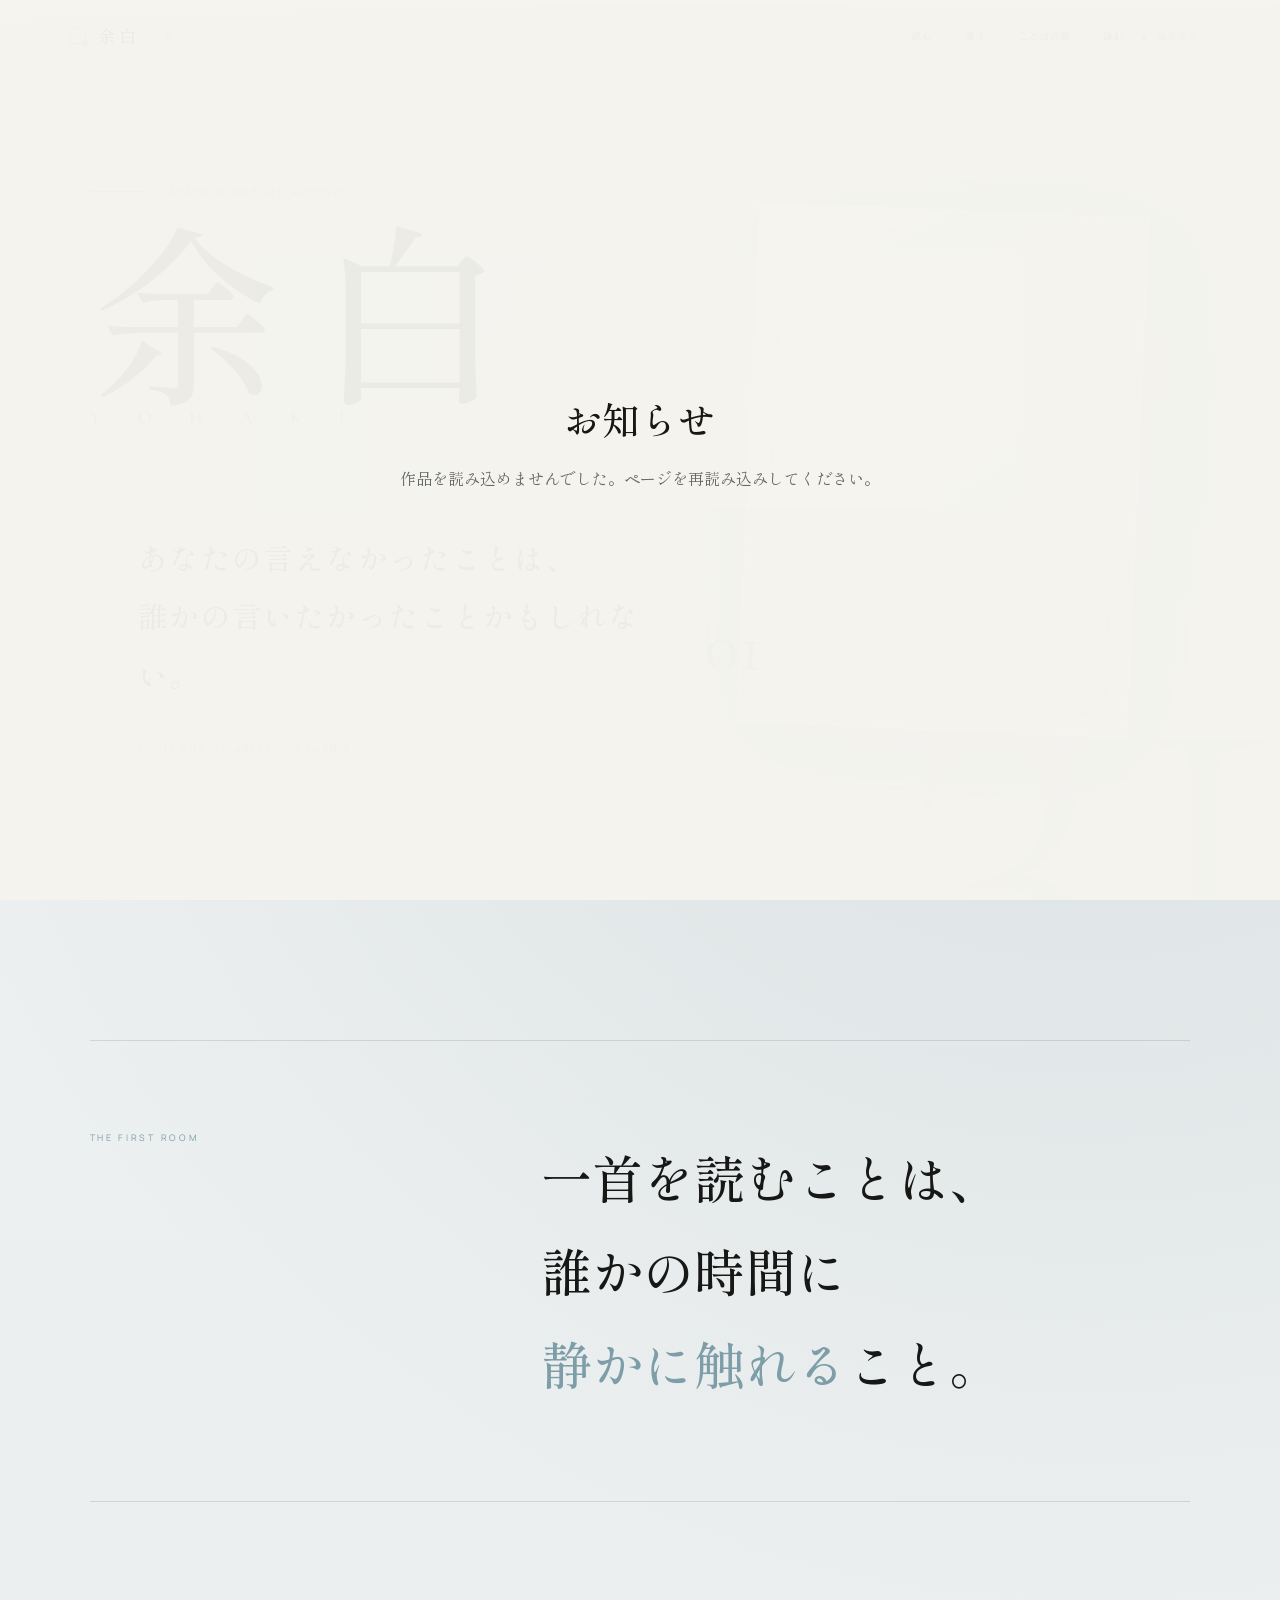
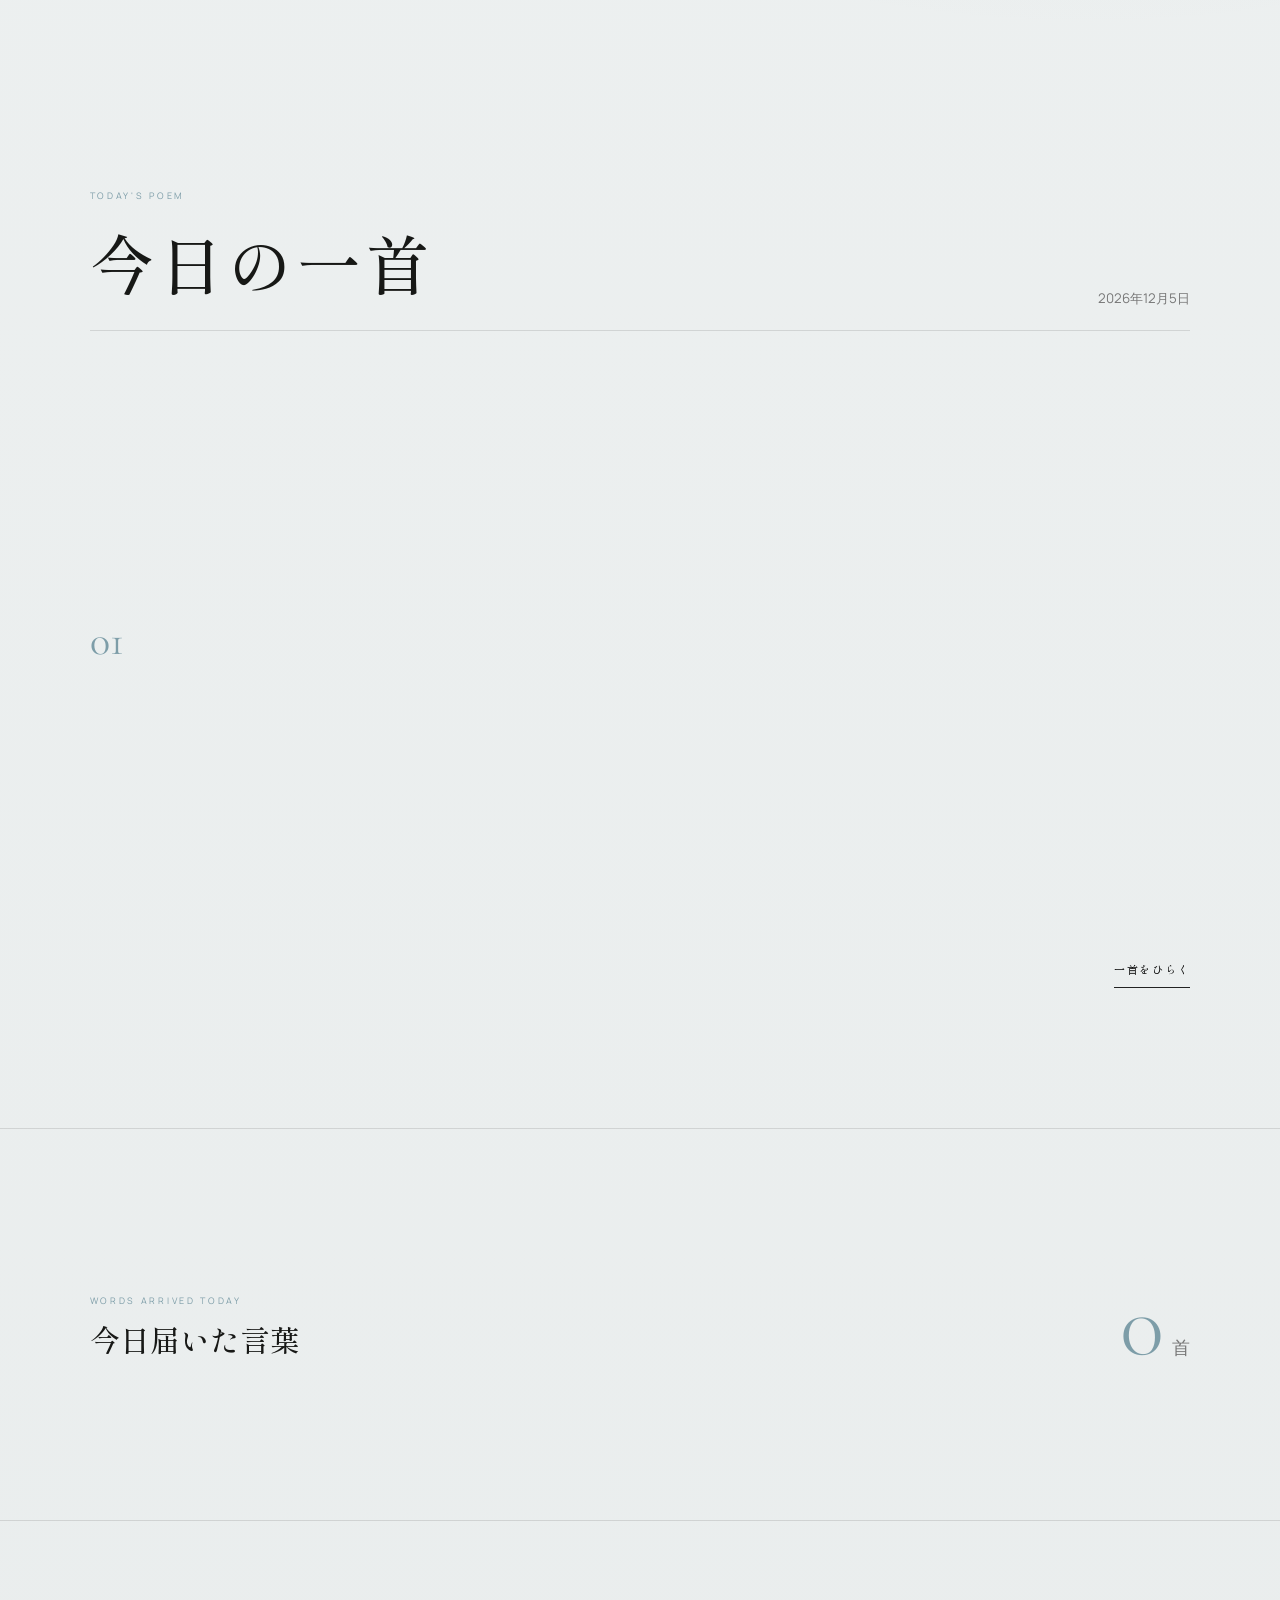
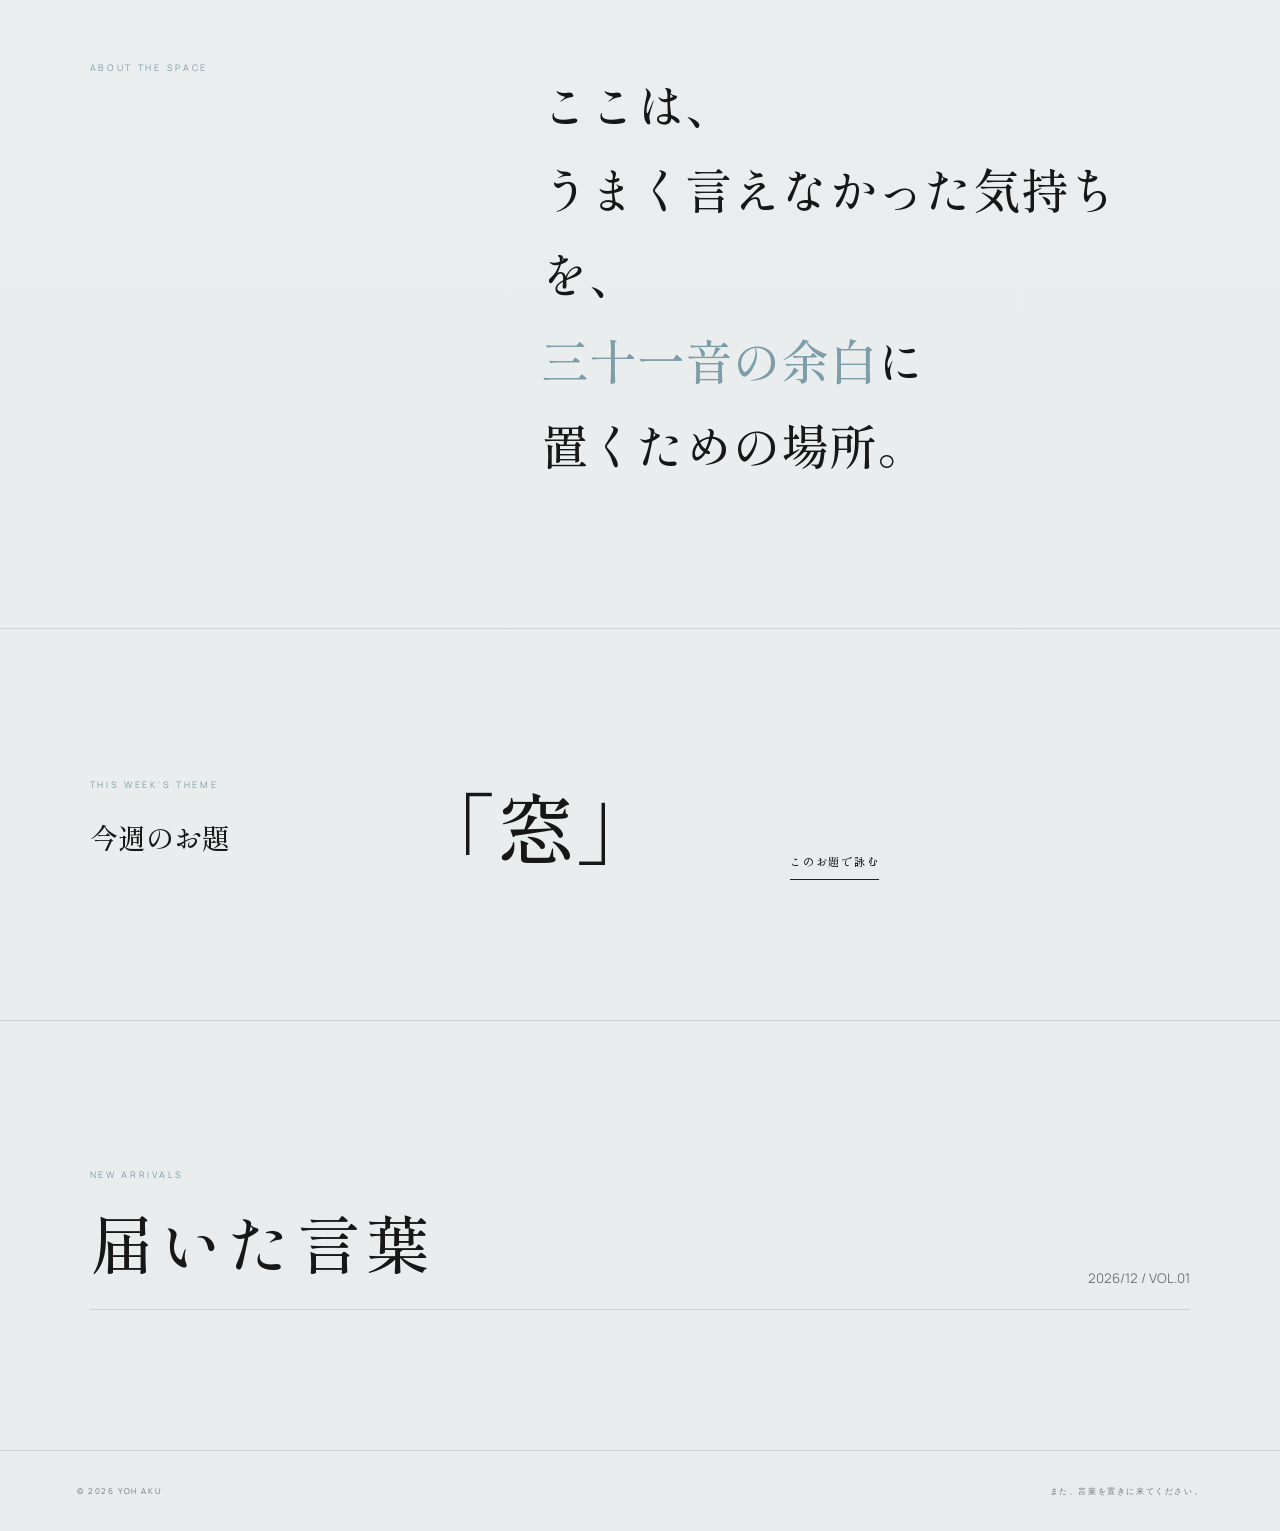
<file: yohaku_official/index.html>
<!doctype html>
<html lang="ja">
<head>
  <meta charset="utf-8">
  <meta name="viewport" content="width=device-width,initial-scale=1,viewport-fit=cover">
  <meta name="theme-color" content="#f5f4ef">
  <meta name="description" content="言葉を、静かに置く場所。短歌投稿サービス「余白」。">
  <link rel="manifest" href="./manifest.webmanifest">
  <link rel="icon" href="./icon.svg" type="image/svg+xml">
  <link rel="stylesheet" href="./style.css">
  <title>余白 — 言葉を、静かに置く場所。</title>
</head>
<body>
  <div class="splash" id="splash">
    <div class="splash-inner">
      <div class="splash-logo">余白</div>
      <div class="splash-roman">Y O H A K U</div>
      <div class="splash-tagline">言葉を、静かに置く場所。</div>
    </div>
  </div>

  <div class="notice" id="notice">
    <div>
      <strong id="noticeTitle">お知らせ</strong>
      <p id="noticeText"></p>
    </div>
  </div>

  <header class="topbar">
    <button class="brand" data-page="home">
      <span class="brand-mark"></span>
      <b>余白</b>
      <span id="season">— 夏</span>
    </button>
    <nav>
      <button data-page="home">読む</button>
      <button id="navDrift">漂う</button>
      <button id="navJourney">ことばの旅</button>
      <button data-page="write">詠む</button>
      <button class="editorial-link" data-page="editorial">編集室より</button>
    </nav>
  </header>

  <main>
    <section class="page active" id="page-home">
      <section class="hero">
        <div class="hero-copy">
          <div class="kicker">JAPANESE POETRY ARCHIVE</div>
          <h1>余白</h1>
          <div class="roman">Y O H A K U</div>
          <div class="hero-text" id="heroQuote"></div>
          <div class="hero-note">THIRTY-ONE SYLLABLES, ONE SILENCE.</div>
        </div>
        <div class="hero-side">
          <div class="glass">
            <div class="vertical-poem" id="heroPoem"></div>
            <div class="index">01</div>
          </div>
        </div>
      </section>

      <section class="museum-intro reveal">
        <div class="museum-intro-inner">
          <div class="museum-label">THE FIRST ROOM</div>
          <div class="museum-copy">
            一首を読むことは、<br>
            誰かの時間に<br>
            <span>静かに触れる</span>こと。
          </div>
        </div>
      </section>

      <section class="today-gallery reveal">
        <div class="section-head">
          <div>
            <span>TODAY'S POEM</span>
            <h2>今日の一首</h2>
          </div>
          <small id="todayDate"></small>
        </div>
        <article class="today-stage" id="todayStage">
          <div class="no">01</div>
          <p id="todayPoem"></p>
          <div class="plaque">
            <span id="todayAuthor"></span>
            <span id="todayMood"></span>
          </div>
        </article>
        <button class="text-button" id="openToday">一首をひらく</button>
      </section>

      <section class="counter-section reveal">
        <div>
          <span>WORDS ARRIVED TODAY</span>
          <strong>今日届いた言葉</strong>
        </div>
        <div class="counter" id="todayCount">0<small>首</small></div>
      </section>

      <section class="statement reveal">
        <span>ABOUT THE SPACE</span>
        <p>
          <i>ここは、</i>
          <i>うまく言えなかった気持ちを、</i>
          <i><em>三十一音の余白</em>に</i>
          <i>置くための場所。</i>
        </p>
      </section>

      <section class="home-theme reveal">
        <div>
          <span>THIS WEEK'S THEME</span>
          <h2>今週のお題</h2>
        </div>
        <strong id="homeTheme">「窓」</strong>
        <div>
          <p id="homeThemeNote"></p>
          <button class="text-button" id="writeThemeButton">このお題で詠む</button>
        </div>
      </section>

      <section class="bookmarks reveal" id="bookmarksSection" hidden>
        <div class="section-head">
          <div><span>BOOKMARKS</span><h2>挟んだ栞</h2></div>
          <button class="text-button" id="toggleBookmarks">ひらく</button>
        </div>
        <div id="bookmarksList" class="bookmark-list"></div>
      </section>

      <section class="archive reveal">
        <div class="section-head">
          <div><span>NEW ARRIVALS</span><h2>届いた言葉</h2></div>
          <small id="volume"></small>
        </div>
        <div id="poemList"></div>
      </section>
    </section>

    <section class="page" id="page-write">
      <section class="write-layout">
        <div>
          <h2>余白に置く。</h2>
          <p>まだ誰にも読まれていない言葉を、<br>そのまま、ここへ。</p>
        </div>
        <div>
          <div class="write-theme">
            <span>今週のお題</span>
            <strong id="writeTheme">「窓」</strong>
            <small>お題を使わずに詠んでも大丈夫です。</small>
          </div>
          <form id="poemForm">
            <label>ことば<textarea id="poemInput" maxlength="180" required></textarea></label>
            <label>書き手<input id="nameInput" maxlength="20" placeholder="匿名でも可"></label>
            <label>気配
              <select id="moodInput">
                <option>恋</option><option>夜</option><option>生活</option>
                <option>秘密</option><option>季節</option><option>その他</option>
              </select>
            </label>
            <button class="primary-button">余白に置く。</button>
          </form>
        </div>
      </section>
    </section>

    <section class="page" id="page-detail">
      <section class="detail-layout">
        <div class="no" id="detailNo"></div>
        <div>
          <p class="detail-poem" id="detailPoem"></p>
          <div class="detail-actions">
            <button id="prevPoem">← 前へ</button>
            <button id="nextPoem">次へ →</button>
            <button data-page="home">本を閉じる</button>
            <button id="echoButton">共鳴する</button>
            <button id="bookmarkButton">栞を挟む</button>
            <button id="cardButton">短歌カード</button>
          </div>
        </div>
        <aside id="detailMeta"></aside>
      </section>
    </section>

    <section class="page" id="page-author">
      <section class="author-page">
        <div id="authorCount" class="eyebrow"></div>
        <h1 id="authorName"></h1>
        <div id="authorWorks"></div>
      </section>
    </section>

    <section class="page" id="page-editorial">
      <section class="editorial-page">
        <div class="kicker">FROM THE EDITORIAL ROOM</div>
        <h1>編集室からの手紙</h1>
        <small id="editorialDate"></small>
        <article class="editorial-letter">
          <span>LETTER</span>
          <h2 id="editorialTitle"></h2>
          <p id="editorialBody"></p>
        </article>
        <div class="editorial-grid">
          <section>
            <span>THIS WEEK'S THEME</span>
            <h3>今週のお題</h3>
            <strong id="editorialTheme"></strong>
            <p id="editorialThemeNote"></p>
            <button class="text-button" id="editorialWrite">このお題で詠む</button>
          </section>
          <section>
            <span>EDITOR'S SELECTION</span>
            <h3>編集室選</h3>
            <p id="selectedPoem"></p>
            <small id="selectedAuthor"></small>
          </section>
        </div>
        <div class="editorial-closing" id="editorialClosing"></div>
      </section>
    </section>

    <section class="page" id="page-drift">
      <section class="immersive-room">
        <button class="close-room" data-page="home">本を閉じる</button>
        <div>
          <span>DRIFTING WORDS</span>
          <p id="driftPoem"></p>
          <small id="driftAuthor"></small>
          <button class="round-button" id="driftAgain">もう一首、漂う</button>
        </div>
      </section>
    </section>

    <section class="page" id="page-journey">
      <section class="immersive-room">
        <button class="close-room" data-page="home">本を閉じる</button>
        <div>
          <span>A JOURNEY THROUGH WORDS</span>
          <div id="journeyPath" class="journey-path"></div>
          <p id="journeyPoem"></p>
          <small id="journeyMeta"></small>
          <div class="journey-actions">
            <button id="journeyNext">次のことばへ</button>
            <button id="journeyOpen">この一首をひらく</button>
          </div>
        </div>
      </section>
    </section>
  </main>

  <button class="mobile-cta" data-page="write">一首、詠む</button>

  <footer>
    <span>© 2026 YOH AKU</span>
    <span>また、言葉を置きに来てください。</span>
  </footer>

  <script src="./app.js"></script>
</body>
</html>
</file>
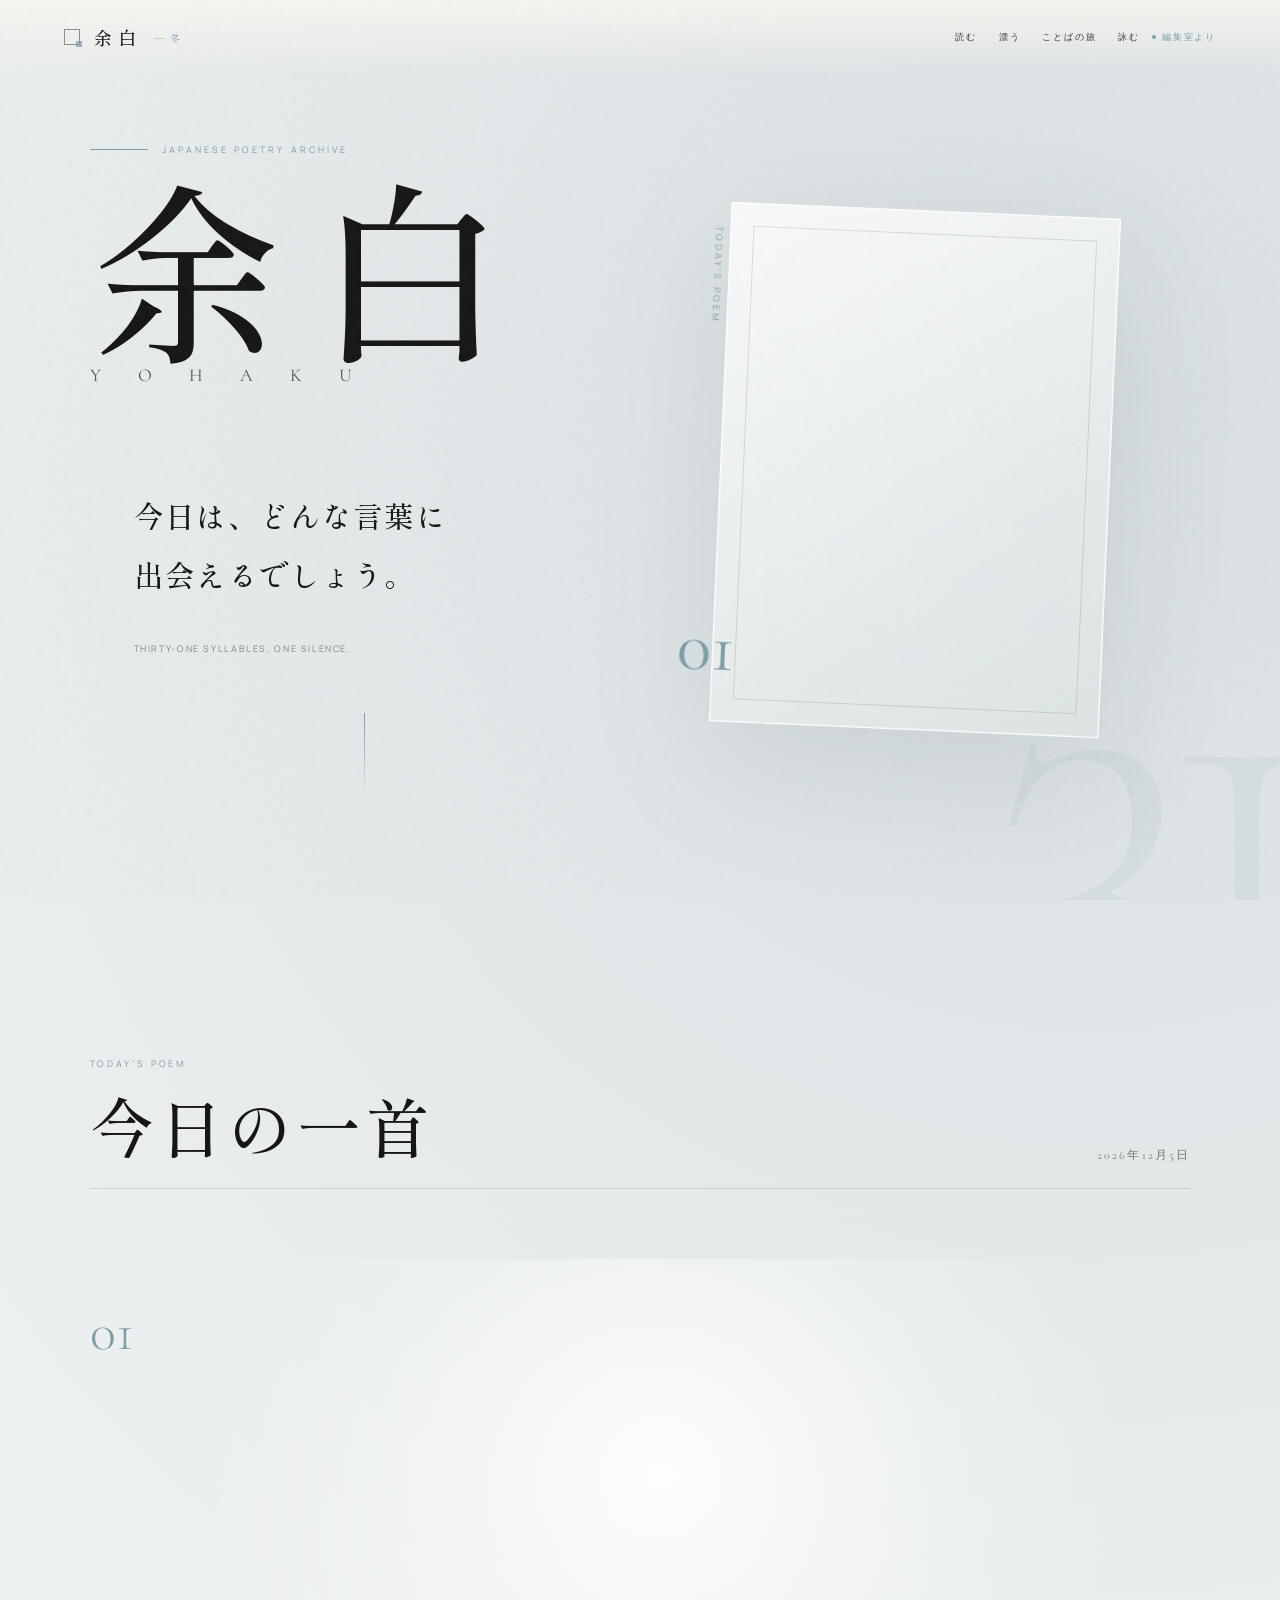
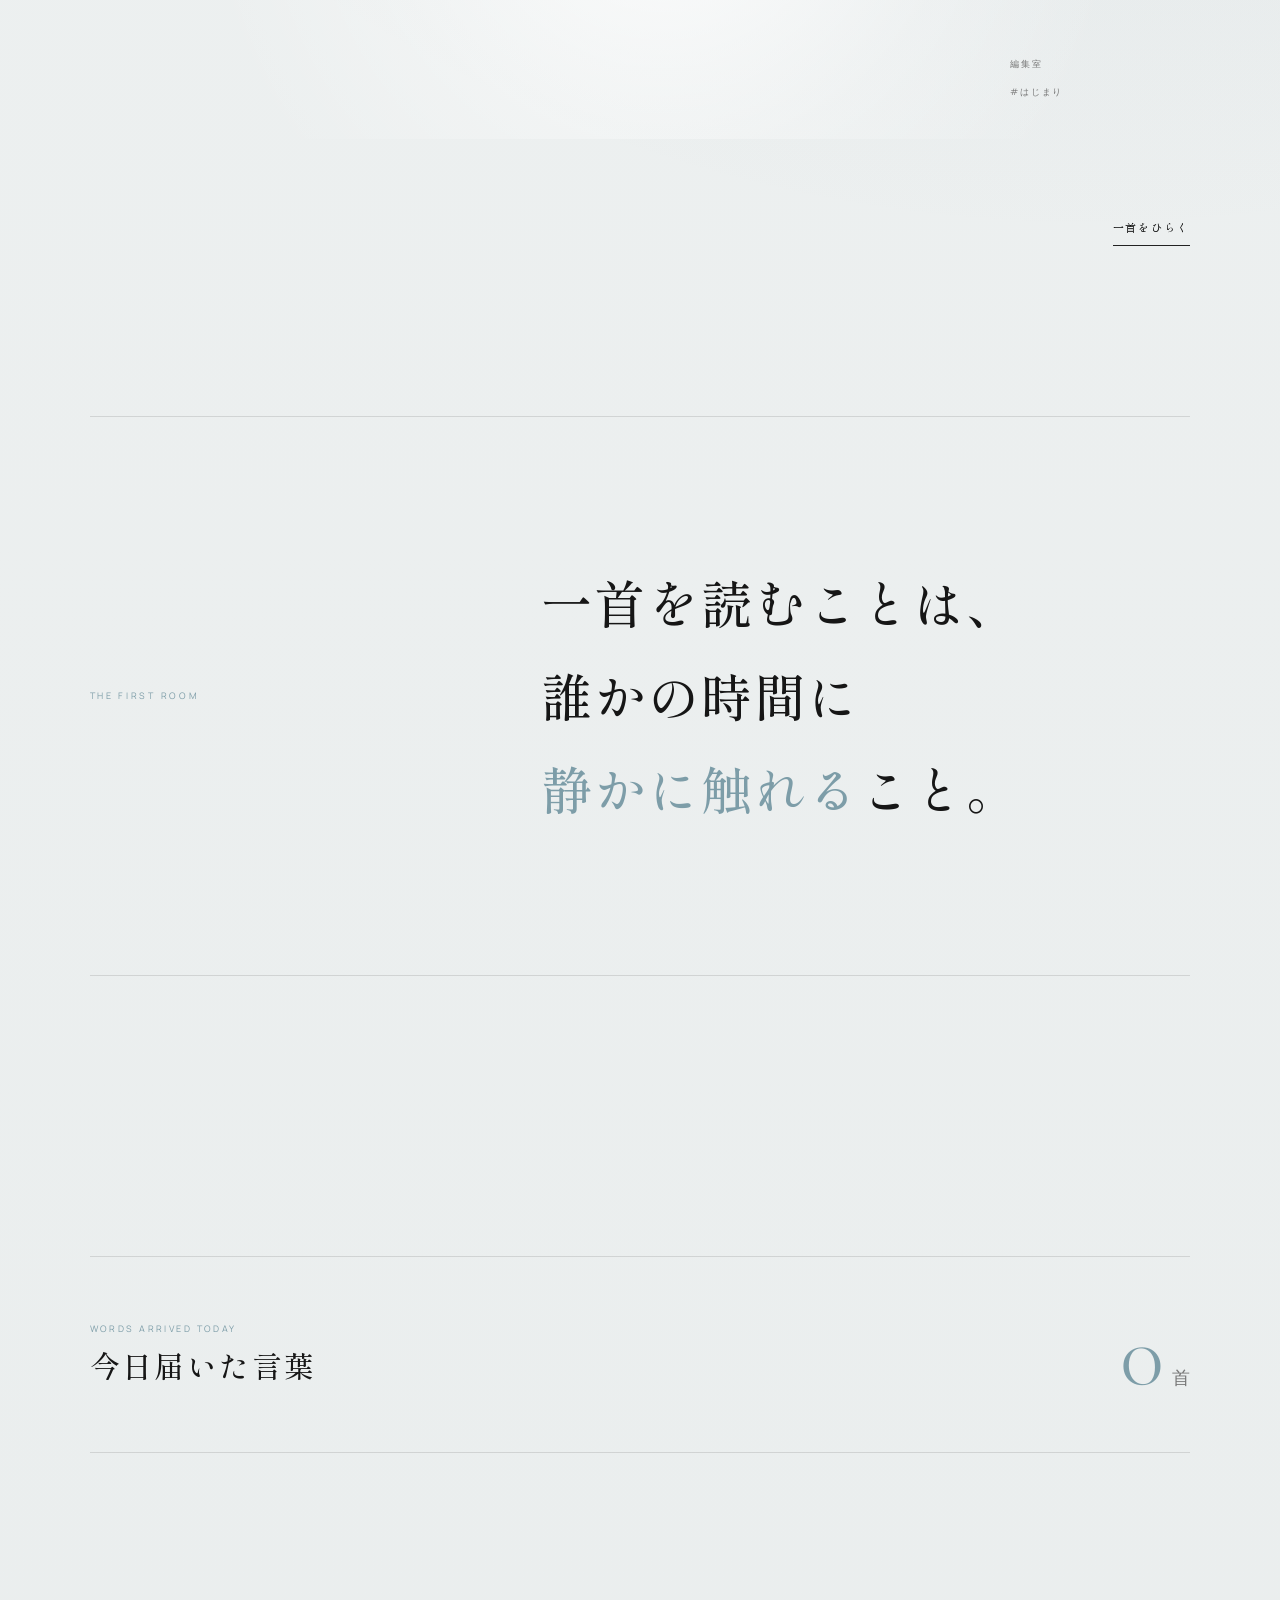
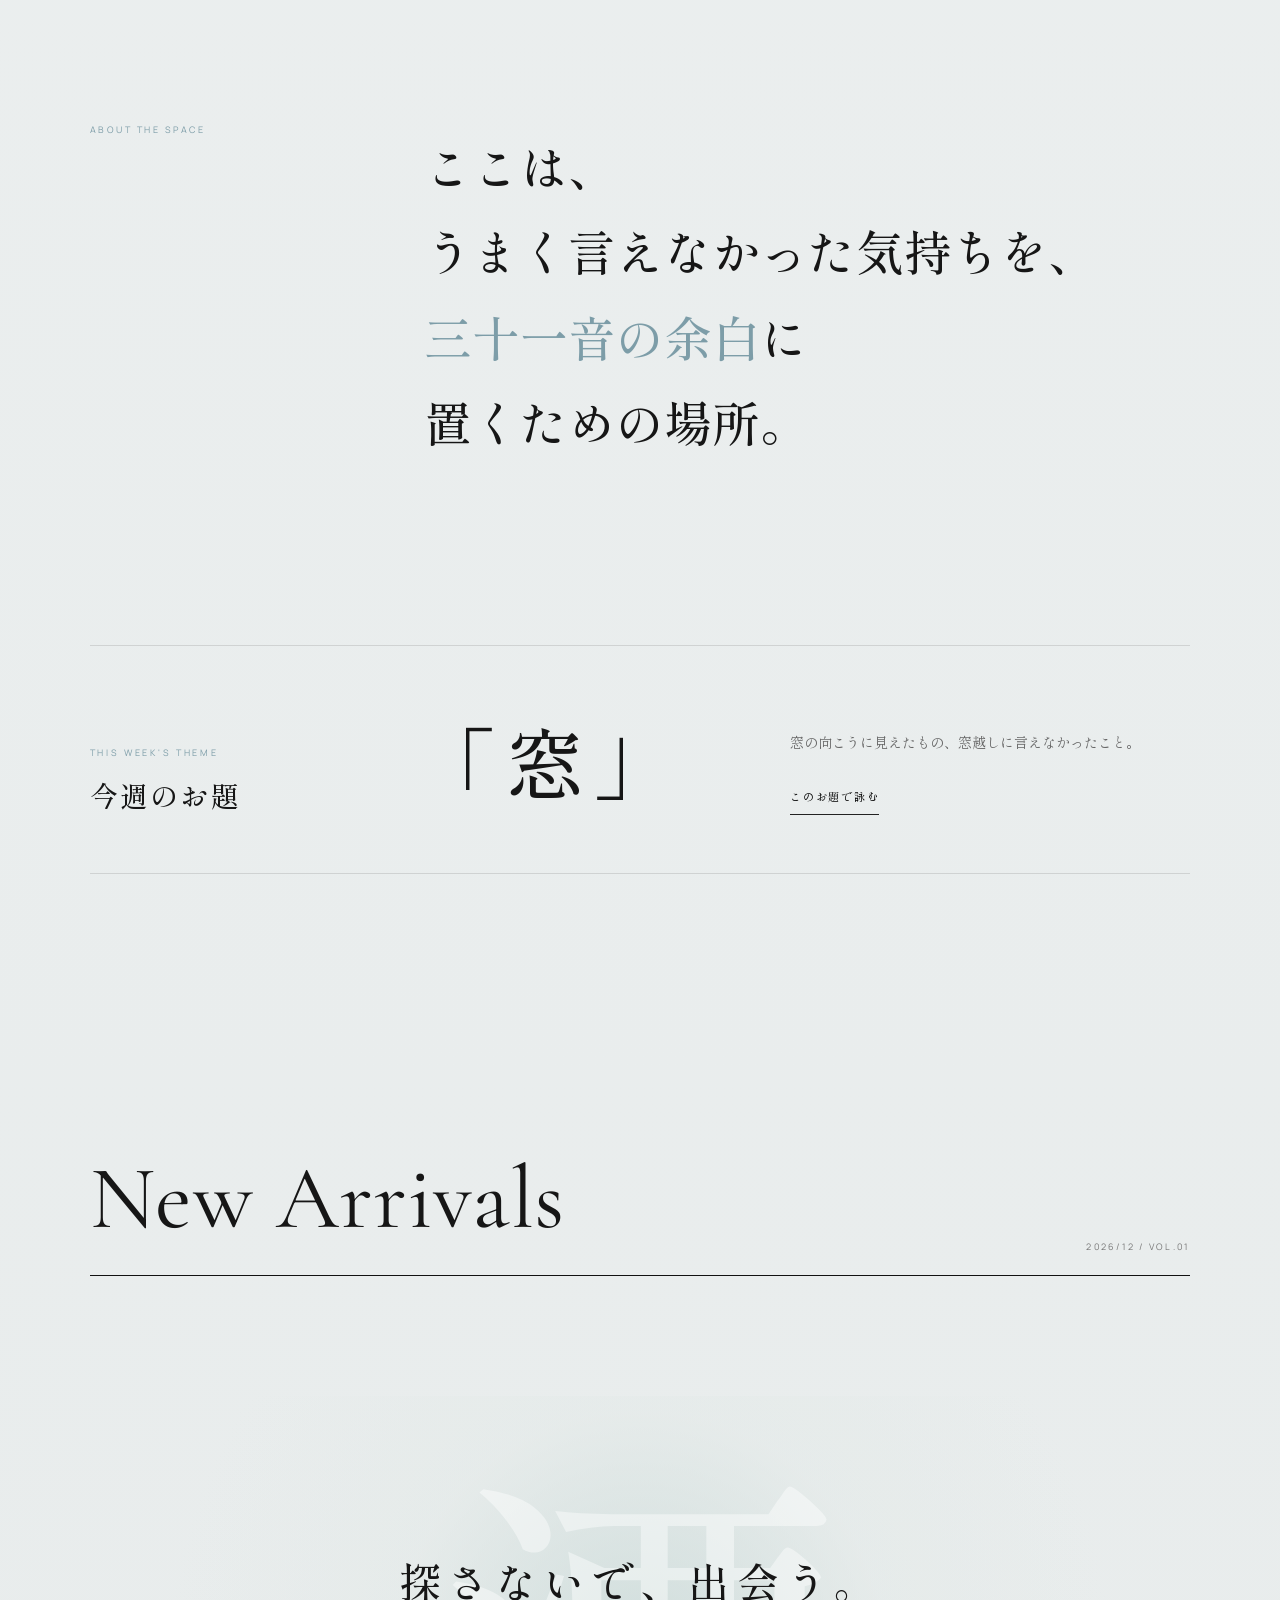
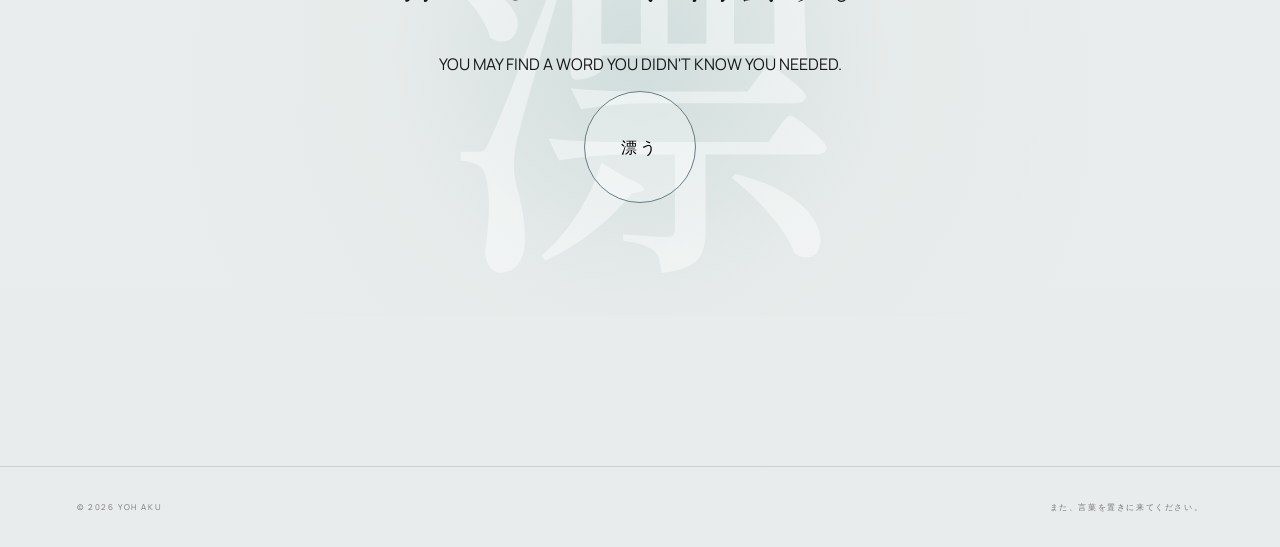
<file: yohaku_v2_readfix/index.html>
<!doctype html>
<html lang="ja">
<head>
<meta charset="utf-8">
<meta name="viewport" content="width=device-width,initial-scale=1,viewport-fit=cover">
<meta name="theme-color" content="#f5f4ef">
<meta name="description" content="言葉を、静かに置く場所。短歌投稿サイト「余白」。">
<link rel="manifest" href="manifest.webmanifest">
<link rel="icon" href="icon.svg" type="image/svg+xml">
<title>余白 — 言葉を、静かに置く場所。</title>
<style>
@import url('https://fonts.googleapis.com/css2?family=Cormorant+Garamond:wght@300;400;500;600&family=Manrope:wght@300;400;500&family=Shippori+Mincho:wght@400;500;600&display=swap');
:root{
  --bg:#f5f4ef;--paper:#fbfaf7;--ink:#161616;--muted:#777871;--line:rgba(20,20,20,.12);
  --accent:#7d9da8;--accent-soft:#dfe8ea;--shadow:0 28px 90px rgba(64,86,94,.13);
}
*{box-sizing:border-box}
html{scroll-behavior:smooth}
body{
  margin:0;
  background:
    radial-gradient(circle at 12% 7%,rgba(255,255,255,.95),transparent 28%),
    radial-gradient(circle at 90% 12%,rgba(185,210,220,.24),transparent 30%),
    linear-gradient(180deg,#f8f7f2,#f1f3f1);
  color:var(--ink);
  font-family:'Manrope','Noto Sans JP',sans-serif;
  overflow-x:hidden
}
body:before{
  content:"";position:fixed;inset:0;pointer-events:none;z-index:999;opacity:.035;
  background-image:url("data:image/svg+xml,%3Csvg viewBox='0 0 160 160' xmlns='http://www.w3.org/2000/svg'%3E%3Cfilter id='n'%3E%3CfeTurbulence type='fractalNoise' baseFrequency='.88' numOctaves='3' stitchTiles='stitch'/%3E%3C/filter%3E%3Crect width='100%25' height='100%25' filter='url(%23n)'/%3E%3C/svg%3E")
}
button,input,textarea,select{font:inherit}
button{cursor:pointer}
a{text-decoration:none;color:inherit}
.app{min-height:100vh}
.page{display:none}.page.active{display:block}
.loader{
  position:fixed;inset:0;z-index:500;display:grid;place-items:center;background:var(--bg);
  transition:.45s ease
}
.loader.hide{opacity:0;visibility:hidden}
.loader strong{display:block;font:500 58px 'Shippori Mincho';letter-spacing:.22em}
.loader span{display:block;margin-top:10px;text-align:center;font:400 11px 'Cormorant Garamond';letter-spacing:.58em;color:#777}
.topbar{
  position:fixed;top:0;left:0;right:0;z-index:100;
  display:flex;justify-content:space-between;align-items:center;
  padding:20px 34px;
  background:linear-gradient(180deg,rgba(245,244,239,.92),rgba(245,244,239,0));
  backdrop-filter:blur(4px)
}
.brand{display:flex;align-items:center;gap:12px}
.brand b{font:500 17px 'Shippori Mincho';letter-spacing:.25em}
.brand span{font:400 10px 'Shippori Mincho';color:var(--accent);letter-spacing:.15em}
.nav{display:flex;gap:22px}
.nav button{border:0;background:none;padding:0;font-size:9px;letter-spacing:.2em;color:#333}
.hero{
  min-height:100svh;display:grid;grid-template-columns:1.1fr .9fr;align-items:center;
  position:relative;padding:106px 6vw 60px;overflow:hidden
}
.hero:after{
  content:"31";position:absolute;right:-1vw;bottom:-12vh;
  font:300 min(42vw,570px)/.8 'Cormorant Garamond';
  color:rgba(125,157,168,.1);letter-spacing:-.08em
}
.kicker{display:flex;align-items:center;gap:14px;margin-bottom:34px;font-size:9px;letter-spacing:.34em;color:var(--accent)}
.kicker:before{content:"";width:58px;height:1px;background:var(--accent)}
.hero h1{margin:0;font:500 clamp(72px,13vw,180px)/.82 'Shippori Mincho';letter-spacing:.16em}
.roman{margin-top:16px;font:400 18px 'Cormorant Garamond';letter-spacing:.68em;color:#555}
.hero-copy{position:relative;z-index:2}
.hero-text{margin:74px 0 0 14%;font:500 clamp(22px,2.3vw,37px)/2 'Shippori Mincho';letter-spacing:.08em}
.hero-note{margin:38px 0 0 14%;font-size:9px;letter-spacing:.18em;color:#7f8583}
.hero-side{min-height:580px;display:flex;align-items:center;justify-content:center;position:relative;z-index:2}
.glass{
  width:min(360px,82%);aspect-ratio:3/4;position:relative;
  border:1px solid rgba(255,255,255,.88);
  background:linear-gradient(145deg,rgba(255,255,255,.66),rgba(216,228,231,.45));
  box-shadow:var(--shadow);backdrop-filter:blur(24px);transform:rotate(2.5deg)
}
.glass:before{content:"";position:absolute;inset:22px;border:1px solid var(--line)}
.vertical-poem{position:absolute;inset:44px;writing-mode:vertical-rl;font:500 21px/2.35 'Shippori Mincho';letter-spacing:.12em}
.index{position:absolute;left:-36px;bottom:30px;font:400 72px 'Cormorant Garamond';color:var(--accent)}
.section{max-width:1240px;margin:0 auto;padding:120px 6vw}
.counter{display:flex;justify-content:space-between;align-items:center;border-top:1px solid var(--line);border-bottom:1px solid var(--line);padding:34px 0}
.counter small{display:block;color:var(--accent);font-size:9px;letter-spacing:.27em}
.counter strong{display:block;margin-top:8px;font:500 30px 'Shippori Mincho';letter-spacing:.08em}
.number{font:300 92px 'Cormorant Garamond';color:var(--accent)}
.number span{font-size:18px;color:#777;margin-left:8px}
.statement{display:grid;grid-template-columns:.7fr 1.3fr;gap:9vw}
.statement small{color:var(--accent);font-size:9px;letter-spacing:.28em}
.statement p{margin:0;font:500 clamp(29px,4vw,57px)/1.65 'Shippori Mincho'}
.statement em{font-style:normal;color:var(--accent)}
.archive-head{display:flex;justify-content:space-between;align-items:end;padding-bottom:22px;border-bottom:1px solid #111}
.archive-head h2{margin:0;font:400 72px 'Cormorant Garamond'}
.archive-head span{font-size:9px;letter-spacing:.25em;color:#777}
.poem-row{display:grid;grid-template-columns:90px 1fr 190px;gap:30px;padding:64px 0;border-bottom:1px solid var(--line);transition:.3s}
.poem-row:hover{padding-left:16px;background:rgba(255,255,255,.28)}
.no{font:400 32px 'Cormorant Garamond';color:var(--accent)}
.poem-text{margin:0;white-space:pre-line;cursor:pointer;font:500 clamp(24px,3vw,41px)/1.95 'Shippori Mincho';letter-spacing:.08em}
.meta{display:flex;flex-direction:column;gap:15px;font-size:9px;letter-spacing:.18em;color:#777}
.meta button{border:0;background:none;padding:0;text-align:left;letter-spacing:.18em}
.empty{text-align:center;padding:110px 0;border-bottom:1px solid var(--line)}
.empty strong{font:500 31px 'Shippori Mincho'}
.empty p{font:400 14px/2.1 'Shippori Mincho';color:#777}
.outline{border:1px solid #111;background:none;padding:15px 28px;font-size:10px;letter-spacing:.2em}
.interlude{min-height:430px;display:grid;place-items:center;position:relative;overflow:hidden;background:radial-gradient(circle,rgba(185,210,220,.6),rgba(223,232,234,.28) 40%,transparent 76%)}
.interlude:before{content:"漂";position:absolute;font:500 360px 'Shippori Mincho';color:rgba(255,255,255,.42)}
.interlude>div{position:relative;text-align:center}
.interlude h3{font:500 42px 'Shippori Mincho';letter-spacing:.15em}
.round{width:112px;height:112px;border-radius:50%;border:1px solid #657e87;background:rgba(255,255,255,.25);letter-spacing:.2em}
.write-grid{display:grid;grid-template-columns:.8fr 1.2fr;gap:70px}
.write-grid h2{margin:0;font:500 56px 'Shippori Mincho';letter-spacing:.08em;white-space:nowrap}
.write-grid p{font:400 13px/2.1 'Shippori Mincho';color:#777}
.form{border-top:1px solid #111}
.field{padding:22px 0;border-bottom:1px solid var(--line)}
.field label{display:block;font:400 10px 'Shippori Mincho';letter-spacing:.18em;color:#777;margin-bottom:11px}
.field textarea,.field input,.field select{width:100%;border:0;background:none;outline:0;font:500 19px 'Shippori Mincho'}
.field textarea{min-height:170px;line-height:1.9}
.publish{margin-top:28px;border:1px solid #111;background:none;padding:17px 30px;font:500 12px 'Shippori Mincho';letter-spacing:.18em}
.detail{min-height:100vh;padding:130px 8vw 80px;display:grid;grid-template-columns:120px 1fr 220px;gap:40px;align-items:center}
.detail-poem{white-space:pre-line;font:500 clamp(32px,5vw,68px)/1.75 'Shippori Mincho';letter-spacing:.09em}
.detail-side{font-size:10px;line-height:2.2;letter-spacing:.18em;color:#666}
.detail-nav{display:flex;gap:12px;margin-top:28px}
.detail-nav button{border:1px solid var(--line);background:none;padding:12px 16px}
.author-page,.editorial-page{max-width:900px;margin:auto;padding:140px 6vw 100px}
.author-page h1,.editorial-page h1{font:500 clamp(48px,8vw,88px) 'Shippori Mincho';letter-spacing:.1em}
.author-count{color:var(--accent);letter-spacing:.18em;font-size:10px}
.letter{margin-top:60px;font:400 18px/2.3 'Shippori Mincho';color:#4f4f4b}
.author-list{margin-top:70px}
.card-maker{margin-top:50px;padding:34px;border:1px solid var(--line);background:rgba(255,255,255,.32)}
.card-preview{aspect-ratio:4/5;max-width:380px;margin:auto;background:#fff;padding:42px;display:flex;flex-direction:column;justify-content:space-between;box-shadow:var(--shadow)}
.card-preview .cp{white-space:pre-line;font:500 23px/2 'Shippori Mincho'}
.card-preview small{letter-spacing:.18em;color:#777}
.success{position:fixed;inset:0;z-index:400;display:grid;place-items:center;background:rgba(245,244,239,.97);opacity:0;visibility:hidden;transition:.4s}
.success.show{opacity:1;visibility:visible}
.success strong{font:500 44px 'Shippori Mincho';letter-spacing:.1em}
.success p{font:400 18px/2 'Shippori Mincho';color:#666;text-align:center}
footer{display:flex;justify-content:space-between;padding:34px 6vw;border-top:1px solid var(--line);font-size:8px;letter-spacing:.2em;color:#777}
@media(max-width:820px){
 .topbar{padding:18px}.nav{gap:13px}.nav button:nth-child(4){display:none}
 .hero{grid-template-columns:1fr;padding:100px 24px 72px}.hero-text,.hero-note{margin-left:0}.hero-side{min-height:420px}.glass{width:270px}
 .section{padding:90px 24px}.statement,.write-grid{grid-template-columns:1fr;gap:38px}.archive-head h2{font-size:50px}
 .poem-row{grid-template-columns:48px 1fr;gap:18px}.meta{grid-column:2}
 .detail{grid-template-columns:1fr;padding:120px 24px 70px}.detail .no{display:none}
 .write-grid h2{font-size:38px}.number{font-size:68px}footer{flex-direction:column;gap:10px}
}

/* ===== Museum Update ===== */
:root{
  --museum-paper:#f7f5ef;
  --museum-white:#fffdf8;
  --museum-ink:#171816;
  --museum-mist:#dfe7e5;
  --museum-leaf:#8da096;
}
body{
  background:
    radial-gradient(circle at 12% 7%,rgba(255,255,255,.98),transparent 26%),
    radial-gradient(circle at 88% 10%,rgba(222,231,229,.42),transparent 30%),
    linear-gradient(180deg,#f9f8f4 0%,#f2f3ef 100%);
}
body.night{
  background:
    radial-gradient(circle at 85% 8%,rgba(116,143,159,.18),transparent 28%),
    linear-gradient(180deg,#eef1f1 0%,#e8ecec 100%);
}
.topbar{
  padding:24px 5vw;
  background:linear-gradient(180deg,rgba(247,245,239,.92),rgba(247,245,239,0));
}
.brand b{
  font-size:18px;
  letter-spacing:.32em;
}
.hero{
  min-height:100svh;
  padding:120px 7vw 80px;
  grid-template-columns:1fr 1fr;
}
.hero-copy{
  max-width:780px;
}
.hero h1{
  font-size:clamp(86px,15vw,210px);
  line-height:.78;
  letter-spacing:.17em;
}
.roman{
  letter-spacing:.92em;
  margin-top:24px;
}
.hero-text{
  margin:100px 0 0 8%;
  max-width:640px;
}
.hero-note{
  margin-left:8%;
}
.hero-side{
  min-height:620px;
}
.glass{
  width:min(390px,80%);
  background:
    linear-gradient(150deg,rgba(255,255,255,.78),rgba(221,230,228,.44));
  border:1px solid rgba(255,255,255,.94);
  box-shadow:
    0 40px 120px rgba(70,90,96,.12),
    inset 0 0 0 1px rgba(255,255,255,.28);
}
.glass::after{
  content:"TODAY'S POEM";
  position:absolute;
  left:-18px;
  top:24px;
  writing-mode:vertical-rl;
  font:400 9px 'Manrope',sans-serif;
  letter-spacing:.32em;
  color:var(--accent);
}
.section{
  max-width:1320px;
  padding-left:7vw;
  padding-right:7vw;
}
.counter{
  padding:42px 0;
}
.statement{
  padding-top:150px;
  padding-bottom:170px;
}
.archive-head h2{
  font-size:clamp(58px,7vw,96px);
  letter-spacing:.01em;
}
.poem-row{
  grid-template-columns:84px minmax(0,1fr) 210px;
  padding:86px 0;
  gap:40px;
}
.poem-row:hover{
  padding-left:24px;
  background:linear-gradient(90deg,rgba(255,255,255,.42),rgba(255,255,255,0));
}
.poem-text{
  line-height:2.05;
  max-width:760px;
}
.meta{
  gap:18px;
  padding-top:8px;
}
.meta button{
  transition:.25s;
}
.meta button:hover{
  color:var(--accent);
}
.interlude{
  margin:0 4vw 150px;
  border-radius:2px;
  min-height:520px;
  background:
    radial-gradient(circle at 50% 50%,rgba(199,216,214,.74),rgba(226,233,231,.42) 38%,rgba(247,245,239,0) 73%);
}
.interlude:before{
  font-size:420px;
}
.write-grid{
  min-height:calc(100svh - 120px);
  align-items:start;
  padding-top:170px;
}
.write-grid > div:first-child{
  position:sticky;
  top:140px;
}
.form{
  background:rgba(255,255,255,.54);
  border:1px solid rgba(255,255,255,.9);
  padding:38px 42px;
  box-shadow:0 28px 90px rgba(70,90,96,.08);
}
.field{
  padding:26px 0;
}
.field textarea{
  min-height:250px;
  background:
    repeating-linear-gradient(
      to bottom,
      transparent 0,
      transparent 37px,
      rgba(125,157,168,.12) 38px
    );
  line-height:38px;
}
.publish{
  margin-top:36px;
  min-width:190px;
  transition:.3s;
}
.publish:hover{
  background:#171816;
  color:#fff;
}
.detail{
  min-height:100svh;
  padding-top:150px;
  background:
    radial-gradient(circle at 82% 18%,rgba(220,230,228,.42),transparent 32%);
}
.detail-poem{
  max-width:820px;
}
.card-maker{
  background:transparent;
  border:none;
  padding:40px 0 0;
}
.card-preview{
  position:relative;
  overflow:hidden;
}
.card-preview:after{
  content:"31";
  position:absolute;
  right:-16px;
  bottom:-50px;
  font:300 150px 'Cormorant Garamond',serif;
  color:rgba(125,157,168,.08);
}
.empty{
  padding:140px 0;
}
.museum-intro{
  max-width:1320px;
  margin:0 auto;
  padding:0 7vw 160px;
}
.museum-intro-inner{
  min-height:560px;
  display:grid;
  grid-template-columns:.7fr 1.3fr;
  gap:8vw;
  align-items:center;
  border-top:1px solid var(--line);
  border-bottom:1px solid var(--line);
}
.museum-intro-label{
  font-size:9px;
  color:var(--accent);
  letter-spacing:.3em;
}
.museum-intro-copy{
  font:500 clamp(30px,4.4vw,62px)/1.7 'Shippori Mincho',serif;
  letter-spacing:.04em;
}
.museum-intro-copy span{
  color:var(--accent);
}
.soft-line{
  width:1px;
  height:84px;
  background:linear-gradient(var(--accent),transparent);
  margin:58px auto 0;
}
.reveal-museum{
  opacity:0;
  transform:translateY(28px);
  transition:opacity .85s ease,transform .85s ease;
}
.reveal-museum.visible{
  opacity:1;
  transform:none;
}
@media(max-width:820px){
  .hero{
    grid-template-columns:1fr;
    padding:110px 24px 74px;
  }
  .hero h1{
    font-size:76px;
  }
  .hero-text,.hero-note{
    margin-left:0;
  }
  .hero-side{
    min-height:470px;
  }
  .section{
    padding-left:24px;
    padding-right:24px;
  }
  .museum-intro{
    padding:0 24px 100px;
  }
  .museum-intro-inner{
    grid-template-columns:1fr;
    gap:28px;
    min-height:auto;
    padding:80px 0;
  }
  .poem-row{
    padding:58px 0;
  }
  .write-grid{
    min-height:auto;
    padding-top:120px;
  }
  .write-grid > div:first-child{
    position:static;
  }
  .form{
    padding:26px 22px;
  }
  .interlude{
    margin-inline:16px;
  }
}


.loader{display:none!important;opacity:0!important;visibility:hidden!important;pointer-events:none!important}
.page{min-height:1px}

/* ===== Safe opening splash ===== */
.splash-screen{
  position:fixed;
  inset:0;
  z-index:10000;
  display:grid;
  place-items:center;
  background:#f7f5ef;
  animation:splashOut 2.9s cubic-bezier(.4,0,.2,1) forwards;
  pointer-events:none;
}
.splash-inner{
  text-align:center;
  animation:splashMark 2.55s cubic-bezier(.4,0,.2,1) both;
}
.splash-logo{
  font:500 clamp(58px,10vw,96px)/1 'Shippori Mincho',serif;
  letter-spacing:.22em;
  text-indent:.22em;
}
.splash-roman{
  margin-top:15px;
  font:400 11px 'Cormorant Garamond',serif;
  letter-spacing:.62em;
  color:#777;
  text-indent:.62em;
}
.splash-tagline{
  margin-top:34px;
  font:400 14px/1.8 'Shippori Mincho',serif;
  letter-spacing:.12em;
  color:#686a66;
}
@keyframes splashMark{
  0%{opacity:0;transform:translateY(10px)}
  18%{opacity:1;transform:none}
  72%{opacity:1;transform:none}
  100%{opacity:0;transform:translateY(-5px)}
}
@keyframes splashOut{
  0%,78%{opacity:1;visibility:visible}
  100%{opacity:0;visibility:hidden}
}

/* ===== Line-break refinement ===== */
.hero-text{
  max-width:720px;
  text-wrap:balance;
}
.statement p,
.museum-intro-copy,
.write-grid h2,
.write-grid p,
.empty strong,
.empty p,
.interlude h3{
  text-wrap:balance;
}
.write-grid h2{
  white-space:nowrap;
}
.poem-text{
  overflow-wrap:anywhere;
  word-break:normal;
}
@media(max-width:820px){
  .hero-text{
    font-size:clamp(21px,6.3vw,30px);
    line-height:1.9;
    letter-spacing:.045em;
  }
  .statement p{
    font-size:clamp(27px,8vw,42px);
    line-height:1.65;
  }
  .museum-intro-copy{
    font-size:clamp(26px,7vw,38px);
    line-height:1.7;
  }
  .write-grid h2{
    font-size:36px;
    line-height:1.15;
    white-space:nowrap;
  }
  .write-grid p{
    font-size:14px;
    line-height:2;
  }
  .archive-head h2{
    font-size:46px;
    white-space:nowrap;
  }
}
@media(max-width:390px){
  .write-grid h2{font-size:32px}
  .archive-head h2{font-size:41px}
  .hero h1{font-size:68px}
}


/* ===== Meaningful line breaks ===== */
.museum-intro-copy{
  max-width:780px;
  font-size:clamp(34px,4vw,58px);
  line-height:1.82;
}
.statement p{
  max-width:850px;
  font-size:clamp(32px,3.75vw,54px);
  line-height:1.78;
}
.statement em{
  white-space:nowrap;
}
@media(max-width:820px){
  .museum-intro-copy{
    font-size:clamp(28px,7.2vw,38px);
    line-height:1.78;
  }
  .statement p{
    font-size:clamp(27px,7.2vw,39px);
    line-height:1.72;
  }
  .splash-tagline{
    margin-top:28px;
    font-size:13px;
  }
}


/* ===== Statement line-break fix ===== */
.statement p{
  display:flex;
  flex-direction:column;
  align-items:flex-start;
}
.statement-line{
  display:block;
}
.statement-line.nowrap{
  white-space:nowrap;
}
@media(max-width:820px){
  .statement-line.nowrap{
    white-space:normal;
  }
  .statement p{
    max-width:100%;
  }
}


/* ===== Final experience update ===== */
.brand-mark{
  width:16px;
  height:16px;
  border:1px solid rgba(22,22,22,.45);
  display:inline-block;
  position:relative;
  margin-right:2px;
}
.brand-mark::after{
  content:"";
  position:absolute;
  width:6px;
  height:6px;
  right:-3px;
  bottom:-3px;
  background:var(--accent);
  opacity:.72;
}
.splash-screen{
  background:
    radial-gradient(circle at 50% 46%,rgba(255,255,255,.9),transparent 22%),
    linear-gradient(180deg,#f8f7f2,#f3f4f0);
}
.splash-glow{
  width:1px;
  height:72px;
  margin:34px auto 0;
  background:linear-gradient(var(--accent),transparent);
  opacity:.62;
}
.today-gallery{
  max-width:1320px;
  margin:0 auto;
  padding:150px 7vw 170px;
}
.today-gallery-head{
  display:flex;
  justify-content:space-between;
  align-items:end;
  padding-bottom:24px;
  border-bottom:1px solid var(--line);
}
.today-label{
  font-size:9px;
  letter-spacing:.32em;
  color:var(--accent);
}
.today-gallery h2{
  margin:15px 0 0;
  font:500 clamp(40px,5vw,68px)/1.2 'Shippori Mincho',serif;
  letter-spacing:.08em;
}
.today-date{
  font:400 12px 'Cormorant Garamond',serif;
  letter-spacing:.18em;
  color:#777;
}
.today-stage{
  min-height:620px;
  display:grid;
  grid-template-columns:90px minmax(0,1fr) 180px;
  gap:38px;
  align-items:center;
  cursor:pointer;
  position:relative;
}
.today-stage::before{
  content:"";
  position:absolute;
  inset:70px 0;
  background:
    radial-gradient(circle at 52% 45%,rgba(255,255,255,.9),rgba(255,255,255,.25) 46%,transparent 74%);
  z-index:-1;
}
.today-number{
  align-self:start;
  margin-top:110px;
  font:300 54px 'Cormorant Garamond',serif;
  color:var(--accent);
}
.today-poem{
  margin:0;
  white-space:pre-line;
  font:500 clamp(34px,4.7vw,66px)/1.86 'Shippori Mincho',serif;
  letter-spacing:.085em;
  max-width:840px;
}
.today-plaque{
  align-self:end;
  margin-bottom:110px;
  display:flex;
  flex-direction:column;
  gap:14px;
  font-size:9px;
  letter-spacing:.19em;
  color:#777;
}
.today-open{
  display:block;
  margin-left:auto;
  border:0;
  border-bottom:1px solid #222;
  background:none;
  padding:10px 0;
  font:400 11px 'Shippori Mincho',serif;
  letter-spacing:.18em;
}
.drift-room{
  min-height:100svh;
  display:grid;
  place-items:center;
  padding:100px 8vw 70px;
  position:relative;
  background:
    radial-gradient(circle at 50% 46%,rgba(210,224,224,.6),rgba(246,245,240,.7) 45%,#f5f4ef 80%);
}
.drift-close{
  position:absolute;
  top:110px;
  right:6vw;
  border:0;
  background:none;
  font-size:10px;
  letter-spacing:.2em;
}
.drift-room-inner{
  width:min(880px,100%);
  text-align:center;
}
.drift-kicker{
  margin-bottom:54px;
  font-size:9px;
  letter-spacing:.34em;
  color:var(--accent);
}
.drift-poem{
  margin:0 auto;
  white-space:pre-line;
  font:500 clamp(34px,5vw,68px)/1.9 'Shippori Mincho',serif;
  letter-spacing:.09em;
}
.drift-author{
  margin-top:48px;
  font-size:10px;
  letter-spacing:.2em;
  color:#777;
}
.drift-next{
  margin-top:64px;
  width:150px;
  height:150px;
  border-radius:50%;
  border:1px solid rgba(80,105,112,.55);
  background:rgba(255,255,255,.25);
  font:400 11px/1.7 'Shippori Mincho',serif;
  letter-spacing:.12em;
  transition:.3s;
}
.drift-next:hover{
  background:#647e86;
  color:#fff;
  transform:rotate(5deg);
}
@media(max-width:820px){
  .brand-mark{
    width:14px;
    height:14px;
  }
  .today-gallery{
    padding:110px 24px 120px;
  }
  .today-stage{
    min-height:540px;
    grid-template-columns:42px 1fr;
    gap:16px;
  }
  .today-number{
    margin-top:84px;
    font-size:40px;
  }
  .today-poem{
    font-size:clamp(29px,8vw,42px);
    line-height:1.78;
  }
  .today-plaque{
    grid-column:2;
    margin:0 0 60px;
  }
  .today-date{
    display:none;
  }
  .drift-room{
    padding:120px 24px 60px;
  }
  .drift-close{
    top:92px;
    right:24px;
  }
  .drift-poem{
    font-size:clamp(30px,8vw,44px);
    line-height:1.82;
  }
  .drift-next{
    width:128px;
    height:128px;
  }
}


/* ===== Editorial Room ===== */
.editorial-page{max-width:1120px;margin:auto;padding:150px 6vw 130px}
.editorial-hero{padding-bottom:70px;border-bottom:1px solid var(--line)}
.editorial-hero h1{margin:0;font:500 clamp(48px,8vw,92px)/1.25 'Shippori Mincho',serif;letter-spacing:.08em}
.editorial-letter{max-width:820px;padding:110px 0 120px}
.editorial-eyebrow{font-size:9px;letter-spacing:.3em;color:var(--accent);margin-bottom:22px}
.editorial-letter h2{margin:0;font:500 clamp(30px,4.2vw,54px)/1.65 'Shippori Mincho',serif;letter-spacing:.05em}
.editorial-letter .letter{margin-top:44px;font-size:17px;line-height:2.25}
.editorial-grid{display:grid;grid-template-columns:1fr 1fr;gap:28px}
.editorial-topic,.editorial-selection{min-height:440px;padding:48px;background:rgba(255,255,255,.52);border:1px solid rgba(255,255,255,.92);box-shadow:0 24px 70px rgba(70,90,96,.08);display:flex;flex-direction:column}
.editorial-topic>span,.editorial-selection>span{font:400 13px 'Shippori Mincho',serif;letter-spacing:.15em;color:#777}
.editorial-topic strong{margin-top:44px;font:500 clamp(42px,6vw,70px) 'Shippori Mincho',serif;letter-spacing:.12em}
.editorial-topic p{margin-top:34px;font:400 14px/2 'Shippori Mincho',serif;color:#666}
.editorial-topic button{margin-top:auto;align-self:flex-start;border:0;border-bottom:1px solid #222;background:none;padding:10px 0;font:400 11px 'Shippori Mincho',serif;letter-spacing:.16em}
.editorial-selection p{margin:auto 0 30px;white-space:pre-line;font:500 clamp(25px,3.4vw,42px)/1.95 'Shippori Mincho',serif;letter-spacing:.07em}
.editorial-selection small{font-size:10px;letter-spacing:.18em;color:#777}
.editorial-closing{margin:130px auto 20px;text-align:center;font:500 clamp(23px,3vw,36px)/2 'Shippori Mincho',serif;letter-spacing:.07em}
.write-theme{grid-column:2;padding:24px 0 8px;display:flex;align-items:baseline;gap:18px;border-top:1px solid var(--line)}
.write-theme span,.write-theme small{font:400 10px 'Shippori Mincho',serif;letter-spacing:.14em;color:#777}
.write-theme strong{font:500 28px 'Shippori Mincho',serif;letter-spacing:.1em}
@media(max-width:820px){
  .editorial-page{padding:120px 24px 100px}
  .editorial-grid{grid-template-columns:1fr}
  .editorial-topic,.editorial-selection{min-height:380px;padding:34px 28px}
  .write-theme{grid-column:1;flex-wrap:wrap;gap:10px 16px}
  .write-theme small{width:100%}
}


/* ===== Editorial discoverability update ===== */
.editorial-title-line{
  display:block;
}
.editorial-letter h2{
  max-width:900px;
  text-wrap:balance;
}
.editorial-selection p{
  word-break:keep-all;
  overflow-wrap:normal;
}
.editorial-nav{
  position:relative;
  color:var(--accent)!important;
}
.editorial-nav::before{
  content:"";
  position:absolute;
  left:-10px;
  top:50%;
  width:4px;
  height:4px;
  border-radius:50%;
  background:var(--accent);
  transform:translateY(-50%);
}
.home-theme{
  max-width:1320px;
  margin:0 auto;
  padding:10px 7vw 150px;
}
.home-theme-inner{
  display:grid;
  grid-template-columns:.7fr .8fr 1fr;
  gap:50px;
  align-items:end;
  padding:58px 0;
  border-top:1px solid var(--line);
  border-bottom:1px solid var(--line);
}
.home-theme-kicker{
  font-size:9px;
  letter-spacing:.3em;
  color:var(--accent);
}
.home-theme h2{
  margin:14px 0 0;
  font:500 28px 'Shippori Mincho',serif;
  letter-spacing:.08em;
}
.home-theme-word{
  font:500 clamp(46px,6vw,78px) 'Shippori Mincho',serif;
  letter-spacing:.12em;
}
.home-theme-action p{
  margin:0 0 22px;
  font:400 14px/2 'Shippori Mincho',serif;
  color:#666;
}
.home-theme-action button{
  border:0;
  border-bottom:1px solid #222;
  background:none;
  padding:10px 0;
  font:400 11px 'Shippori Mincho',serif;
  letter-spacing:.16em;
}
.mobile-write-cta{
  display:none;
}
@media(max-width:820px){
  .editorial-letter h2{
    font-size:clamp(30px,8vw,42px);
    line-height:1.7;
  }
  .home-theme{
    padding:0 24px 110px;
  }
  .home-theme-inner{
    grid-template-columns:1fr;
    gap:24px;
    align-items:start;
    padding:46px 0;
  }
  .home-theme-word{
    font-size:54px;
  }
  .mobile-write-cta{
    display:block;
    position:fixed;
    right:18px;
    bottom:18px;
    z-index:120;
    border:1px solid rgba(22,22,22,.2);
    background:rgba(247,245,239,.92);
    backdrop-filter:blur(12px);
    padding:14px 18px;
    box-shadow:0 12px 32px rgba(70,90,96,.14);
    font:500 12px 'Shippori Mincho',serif;
    letter-spacing:.13em;
  }
}


/* ===== Ver.2 safe additions ===== */
.detail-nav{flex-wrap:wrap}
.detail-nav button{transition:.25s}
.detail-nav button:hover{background:#171816;color:#fff}

.bookmarks-section{max-width:1320px;margin:0 auto;padding:20px 7vw 130px}
.bookmarks-head{display:flex;justify-content:space-between;align-items:end;padding-bottom:22px;border-bottom:1px solid var(--line)}
.bookmarks-head span{font-size:9px;letter-spacing:.3em;color:var(--accent)}
.bookmarks-head h2{margin:12px 0 0;font:500 34px 'Shippori Mincho',serif;letter-spacing:.08em}
.bookmarks-head button{border:0;border-bottom:1px solid #222;background:none;padding:8px 0;font:400 10px 'Shippori Mincho',serif;letter-spacing:.16em}
.bookmarks-list{display:none}
.bookmarks-list.open{display:block}
.bookmark-item{display:grid;grid-template-columns:60px 1fr 130px;gap:22px;padding:38px 0;border-bottom:1px solid var(--line);cursor:pointer}
.bookmark-item p{margin:0;white-space:pre-line;font:500 24px/1.9 'Shippori Mincho',serif}
.bookmark-item small{font-size:9px;letter-spacing:.16em;color:#777}

.journey-room{min-height:100svh;display:grid;place-items:center;padding:120px 8vw 70px;position:relative;background:radial-gradient(circle at 50% 45%,rgba(212,225,222,.62),rgba(247,245,239,.78) 48%,#f5f4ef 82%)}
.journey-close{position:absolute;top:105px;right:6vw;border:0;background:none;font-size:10px;letter-spacing:.2em}
.journey-inner{width:min(920px,100%);text-align:center}
.journey-kicker{font-size:9px;letter-spacing:.34em;color:var(--accent)}
.journey-path{margin:38px 0 54px;font:400 13px 'Shippori Mincho',serif;letter-spacing:.25em;color:#75878a}
.journey-poem{margin:0;white-space:pre-line;font:500 clamp(34px,5vw,66px)/1.9 'Shippori Mincho',serif;letter-spacing:.085em}
.journey-meta{margin-top:42px;font-size:10px;letter-spacing:.18em;color:#777}
.journey-actions{display:flex;justify-content:center;gap:16px;margin-top:58px}
.journey-actions button{border:1px solid rgba(22,22,22,.18);background:rgba(255,255,255,.25);padding:14px 20px;font:400 11px 'Shippori Mincho',serif;letter-spacing:.14em}
.bookmarked{color:var(--accent)!important}

@media(max-width:820px){
  .bookmarks-section{padding:0 24px 100px}
  .bookmark-item{grid-template-columns:38px 1fr;gap:14px}
  .bookmark-item small{grid-column:2}
  .journey-room{padding:120px 24px 60px}
  .journey-close{top:90px;right:24px}
  .journey-actions{flex-direction:column;align-items:center}
  .journey-actions button{width:210px}
}

</style>
</head>
<body>

<div class="splash-screen" id="splashScreen" aria-hidden="true">
  <div class="splash-inner">
    <div class="splash-logo">余白</div>
    <div class="splash-roman">Y O H A K U</div>
    <div class="splash-tagline">言葉を、静かに置く場所。</div><div class="splash-glow"></div>
  </div>
</div>

<div class="success" id="success"><div><strong>ありがとうございます。</strong><p>あなたの言葉を、<br>お預かりしました。</p></div></div>

<div class="topbar">
  <div class="brand"><span class="brand-mark" aria-hidden="true"></span><b>余白</b><span id="season">— 夏</span></div>
  <nav class="nav">
    <button data-page="home">読む</button>
    <button onclick="drift()">漂う</button><button onclick="startJourney()">ことばの旅</button>
    <button data-page="write">詠む</button>
    <button class="editorial-nav" data-page="editorial">編集室より</button>
  </nav>
</div>

<div class="app">
<section class="page active" id="page-home">
  <section class="hero">
    <div class="hero-copy">
      <div class="kicker">JAPANESE POETRY ARCHIVE</div>
      <h1>余白</h1>
      <div class="roman">Y O H A K U</div>
      <div class="hero-text" id="heroQuote"></div>
      <div class="hero-note">THIRTY-ONE SYLLABLES, ONE SILENCE.</div><div class="soft-line"></div>
    </div>
    <div class="hero-side">
      <div class="glass">
        <div class="vertical-poem" id="heroPoem"></div>
        <div class="index">01</div>
      </div>
    </div>
  </section>

  <section class="today-gallery reveal-museum" id="todayGallery">
    <div class="today-gallery-head">
      <div>
        <span class="today-label">TODAY'S POEM</span>
        <h2>今日の一首</h2>
      </div>
      <div class="today-date" id="todayDateLabel"></div>
    </div>

    <div class="today-stage" onclick="openTodayDetail()">
      <div class="today-number">01</div>
      <p class="today-poem" id="todayPoemText"></p>
      <div class="today-plaque">
        <span id="todayAuthorText">編集室</span>
        <span id="todayMoodText">#はじまり</span>
      </div>
    </div>

    <button class="today-open" type="button" onclick="openTodayDetail()">一首をひらく</button>
  </section>

  <section class="museum-intro reveal-museum">
    <div class="museum-intro-inner">
      <div class="museum-intro-label">THE FIRST ROOM</div>
      <div class="museum-intro-copy">
        一首を読むことは、<br>
        誰かの時間に<br>
        <span>静かに触れる</span>こと。
      </div>
    </div>
  </section>

  <section class="section reveal-museum">
    <div class="counter">
      <div><small>WORDS ARRIVED TODAY</small><strong>今日届いた言葉</strong></div>
      <div class="number" id="todayCount">0<span>首</span></div>
    </div>
  </section>

  <section class="section statement reveal-museum">
    <small>ABOUT THE SPACE</small>
    <p>
      <span class="statement-line">ここは、</span>
      <span class="statement-line nowrap">うまく言えなかった気持ちを、</span>
      <span class="statement-line"><em>三十一音の余白</em>に</span>
      <span class="statement-line">置くための場所。</span>
    </p>
  </section>

  
  <section class="home-theme reveal-museum">
    <div class="home-theme-inner">
      <div>
        <span class="home-theme-kicker">THIS WEEK'S THEME</span>
        <h2>今週のお題</h2>
      </div>
      <div class="home-theme-word" id="homeTheme">「窓」</div>
      <div class="home-theme-action">
        <p id="homeThemeNote">窓の向こうに見えたもの、窓越しに言えなかったこと。</p>
        <button type="button" onclick="writeWithTheme()">このお題で詠む</button>
      </div>
    </div>
  </section>

<section class="bookmarks-section reveal-museum" id="bookmarksSection" style="display:none">
    <div class="bookmarks-head">
      <div><span>BOOKMARKS</span><h2>挟んだ栞</h2></div>
      <button type="button" onclick="toggleBookmarks()">ひらく</button>
    </div>
    <div class="bookmarks-list" id="bookmarksList"></div>
  </section>

  <section class="section reveal-museum" id="archive">
    <div class="archive-head"><h2>New Arrivals</h2><span id="vol"></span></div>
    <div id="poemList"></div>
  </section>

  <section class="interlude reveal-museum">
    <div>
      <h3>探さないで、出会う。</h3>
      <p>YOU MAY FIND A WORD YOU DIDN'T KNOW YOU NEEDED.</p>
      <button class="round" onclick="drift()">漂う</button>
    </div>
  </section>
</section>

<section class="page" id="page-write">
  <section class="section write-grid">
    <div>
      <h2>余白に置く。</h2>
      <p>まだ誰にも読まれていない言葉を、<br class="mobile-break">そのまま、ここへ。</p>
    </div>
    <div class="write-theme">
      <span>今週のお題</span>
      <strong id="writeTheme">「窓」</strong>
      <small>お題を使わずに詠んでも大丈夫です。</small>
    </div>
    <form class="form" id="poemForm">
      <div class="field"><label>ことば</label><textarea id="poemInput" maxlength="180" placeholder="ここに短歌を書く"></textarea></div>
      <div class="field"><label>書き手</label><input id="nameInput" maxlength="20" placeholder="匿名でも可"></div>
      <div class="field"><label>気配</label><select id="moodInput"><option>恋</option><option>夜</option><option>生活</option><option>秘密</option><option>季節</option><option>その他</option></select></div>
      <button class="publish">余白に置く。</button>
    </form>
  </section>
</section>

<section class="page" id="page-detail">
  <section class="detail">
    <div class="no" id="detailNo">01</div>
    <div>
      <div class="detail-poem" id="detailPoem"></div>
      <div class="detail-nav">
        <button onclick="moveDetail(-1)">← 前へ</button>
        <button onclick="moveDetail(1)">次へ →</button>
        <button onclick="showPage('home')">本を閉じる</button>
        <button id="detailEchoButton" onclick="echoCurrentPoem()">共鳴する</button>
        <button id="detailBookmarkButton" onclick="bookmarkCurrentPoem()">栞を挟む</button>
        <button onclick="downloadCurrentCard()">短歌カード</button>
      </div>
      <div class="card-maker">
        <div class="card-preview">
          <small>余白 / YOH AKU</small>
          <div class="cp" id="cardPoem"></div>
          <small id="cardAuthor"></small>
        </div>
      </div>
    </div>
    <aside class="detail-side" id="detailMeta"></aside>
  </section>
</section>

<section class="page" id="page-drift">
  <section class="drift-room">
    <button class="drift-close" type="button" onclick="showPage('home')">本を閉じる</button>
    <div class="drift-room-inner">
      <div class="drift-kicker">DRIFTING WORDS</div>
      <p class="drift-poem" id="driftPoem"></p>
      <div class="drift-author" id="driftAuthor"></div>
      <button class="drift-next" type="button" onclick="driftAgain()">もう一首、漂う</button>
    </div>
  </section>
</section>

<section class="page" id="page-journey">
  <section class="journey-room">
    <button class="journey-close" type="button" onclick="showPage('home')">本を閉じる</button>
    <div class="journey-inner">
      <div class="journey-kicker">A JOURNEY THROUGH WORDS</div>
      <div class="journey-path" id="journeyPath"></div>
      <p class="journey-poem" id="journeyPoem"></p>
      <div class="journey-meta" id="journeyMeta"></div>
      <div class="journey-actions">
        <button onclick="nextJourney()">次のことばへ</button>
        <button onclick="openJourneyDetail()">この一首をひらく</button>
      </div>
    </div>
  </section>
</section>

<section class="page" id="page-author">
  <section class="author-page">
    <div class="author-count" id="authorCount"></div>
    <h1 id="authorName"></h1>
    <div class="author-list" id="authorWorks"></div>
  </section>
</section>

<section class="page" id="page-editorial">
  <section class="editorial-page">
    <div class="editorial-hero">
      <div class="kicker">FROM THE EDITORIAL ROOM</div>
      <h1>編集室からの手紙</h1>
      <div class="author-count" id="editorialDate"></div>
    </div>

    <article class="editorial-letter">
      <div class="editorial-eyebrow">LETTER</div>
      <h2 id="editorialTitle">
        <span class="editorial-title-line">この場所は、</span>
        <span class="editorial-title-line">まだ始まったばかりです。</span>
      </h2>
      <div class="letter" id="editorialBody">
        うまく言えなかったことも、誰にも見せられなかった言葉も、ここでは急がなくて大丈夫です。<br><br>
        あなたの一首を、静かにお待ちしています。
      </div>
    </article>

    <section class="editorial-grid">
      <div class="editorial-topic">
        <div class="editorial-eyebrow">THIS WEEK'S THEME</div>
        <span>今週のお題</span>
        <strong id="editorialTheme">「窓」</strong>
        <p id="editorialThemeNote">窓の向こうに見えたもの、窓越しに言えなかったこと。</p>
        <button type="button" onclick="writeWithTheme()">このお題で詠む</button>
      </div>

      <div class="editorial-selection">
        <div class="editorial-eyebrow">EDITOR'S SELECTION</div>
        <span>編集室選</span>
        <p id="selectedPoemText">まだ選ばれていません。</p>
        <small id="selectedPoemAuthor">編集室</small>
      </div>
    </section>

    <div class="editorial-closing" id="editorialClosing">
      今日も、誰かの言葉が、<br>
      誰かを少しだけ救っていますように。
    </div>
  </section>
</section>
</div>

<button class="mobile-write-cta" type="button" onclick="showPage('write')">一首、詠む</button>
<footer><span>© 2026 YOH AKU</span><span>また、言葉を置きに来てください。</span></footer>


<script>
const SUPABASE_URL="https://bzgoalrhazqxugiesgqp.supabase.co";
const SUPABASE_KEY="sb_publishable_JMCOs1W_r_BqSoVJ5__HdA_G24_ugrJ";
const API=SUPABASE_URL+"/rest/v1/poems";

const EDITORIAL_API = SUPABASE_URL + "/rest/v1/editorial_settings";

let editorialSettings = {
  title:"この場所は、まだ始まったばかりです。",
  body:"うまく言えなかったことも、誰にも見せられなかった言葉も、ここでは急がなくて大丈夫です。\n\nあなたの一首を、静かにお待ちしています。",
  weekly_theme:"窓",
  theme_note:"窓の向こうに見えたもの、窓越しに言えなかったこと。",
  selected_poem_id:null,
  closing_message:"今日も、誰かの言葉が、\n誰かを少しだけ救っていますように。"
};

async function loadEditorialSettings(){
  try{
    const response = await fetch(
      EDITORIAL_API + "?select=*&order=updated_at.desc&limit=1",
      {headers:headers()}
    );
    if(!response.ok) return;
    const rows = await response.json();
    if(rows.length) editorialSettings = {...editorialSettings,...rows[0]};
    renderEditorialSettings();
  }catch(error){
    console.error("編集室データを読み込めませんでした", error);
  }
}

function renderEditorialSettings(){
  const titleEl = document.getElementById("editorialTitle");
  const parts = editorialSettings.title.split("、");
  if(parts.length > 1){
    titleEl.innerHTML =
      '<span class="editorial-title-line">' + esc(parts[0] + "、") + '</span>' +
      '<span class="editorial-title-line">' + esc(parts.slice(1).join("、")) + '</span>';
  }else{
    titleEl.innerHTML = '<span class="editorial-title-line">' + esc(editorialSettings.title) + '</span>';
  }
  document.getElementById("editorialBody").innerHTML =
    esc(editorialSettings.body).replace(/\n/g,"<br>");
  document.getElementById("editorialTheme").textContent =
    "「" + editorialSettings.weekly_theme + "」";
  document.getElementById("writeTheme").textContent =
    "「" + editorialSettings.weekly_theme + "」";
  document.getElementById("homeTheme").textContent =
    "「" + editorialSettings.weekly_theme + "」";
  document.getElementById("editorialThemeNote").textContent =
    editorialSettings.theme_note;
  document.getElementById("homeThemeNote").textContent =
    editorialSettings.theme_note;
  document.getElementById("editorialClosing").innerHTML =
    esc(editorialSettings.closing_message).replace(/\n/g,"<br>");

  const selected = userPoems.find(
    poem => String(poem.id) === String(editorialSettings.selected_poem_id)
  );
  if(selected){
    document.getElementById("selectedPoemText").textContent = selected.poem;
    document.getElementById("selectedPoemAuthor").textContent = "— " + selected.author;
  }else{
    document.getElementById("selectedPoemText").textContent = "まだ選ばれていません。";
    document.getElementById("selectedPoemAuthor").textContent = "編集室";
  }
}

function writeWithTheme(){
  showPage("write");
  setTimeout(()=>document.getElementById("poemInput").focus(),350);
}


const BOOKMARK_KEY = "yohaku-bookmarks-v2";
let bookmarks = JSON.parse(localStorage.getItem(BOOKMARK_KEY) || "[]");
let journeyCurrentIndex = 0;
let journeyHistory = [];

async function callEchoRpc(poemId){
  const response = await fetch(
    SUPABASE_URL + "/rest/v1/rpc/increment_poem_echo",
    {
      method:"POST",
      headers:headers({"Content-Type":"application/json"}),
      body:JSON.stringify({poem_id_input:Number(poemId)})
    }
  );
  if(!response.ok) throw new Error(await response.text());
}

async function echoCurrentPoem(){
  const poem=poems[currentDetail];
  if(!poem || poem.editorial){
    notice("編集室の一首には、まだ共鳴できません。");
    return;
  }
  try{
    await callEchoRpc(poem.id);
    await loadPoems(false);
    notice("あなたの気持ちが、この一首に重なりました。");
    updateDetailButtons();
  }catch(error){
    console.error(error);
    notice("共鳴を残せませんでした。");
  }
}

function bookmarkCurrentPoem(){
  const poem=poems[currentDetail];
  if(!poem || poem.editorial){
    notice("編集室の一首には栞を挟めません。");
    return;
  }
  const id=String(poem.id);
  if(bookmarks.includes(id)){
    bookmarks=bookmarks.filter(item=>item!==id);
    notice("栞を外しました。");
  }else{
    bookmarks.unshift(id);
    notice("また読めるよう、栞を挟みました。");
  }
  localStorage.setItem(BOOKMARK_KEY,JSON.stringify(bookmarks));
  renderBookmarks();
  updateDetailButtons();
}

function renderBookmarks(){
  const section=document.getElementById("bookmarksSection");
  const list=document.getElementById("bookmarksList");
  if(!section || !list) return;
  const works=userPoems.filter(p=>bookmarks.includes(String(p.id)));
  section.style.display=works.length ? "block" : "none";
  list.innerHTML=works.map((p,i)=>{
    const index=poems.findIndex(x=>String(x.id)===String(p.id));
    return `<article class="bookmark-item" onclick="openDetail(${index})">
      <div class="no">${String(i+1).padStart(2,"0")}</div>
      <p>${esc(p.poem)}</p>
      <small>— ${esc(p.author)}</small>
    </article>`;
  }).join("");
}

function toggleBookmarks(){
  document.getElementById("bookmarksList").classList.toggle("open");
}

function updateDetailButtons(){
  const poem=poems[currentDetail];
  const echoBtn=document.getElementById("detailEchoButton");
  const bookmarkBtn=document.getElementById("detailBookmarkButton");
  if(!poem || !echoBtn || !bookmarkBtn) return;
  echoBtn.textContent=poem.echoes ? `共鳴する　${poem.echoes}` : "共鳴する";
  const marked=bookmarks.includes(String(poem.id));
  bookmarkBtn.textContent=marked ? "栞を外す" : "栞を挟む";
  bookmarkBtn.classList.toggle("bookmarked",marked);
}

function downloadCurrentCard(){
  const poem=poems[currentDetail];
  if(!poem)return;
  const canvas=document.createElement("canvas");
  canvas.width=1080; canvas.height=1350;
  const ctx=canvas.getContext("2d");
  ctx.fillStyle="#f7f5ef"; ctx.fillRect(0,0,1080,1350);
  ctx.fillStyle="#171816"; ctx.font='500 52px serif'; ctx.fillText("余白",90,110);
  ctx.fillStyle="#7d9da8"; ctx.font='400 20px serif'; ctx.fillText("Y O H A K U",90,150);
  ctx.fillStyle="#171816"; ctx.font='500 48px serif';
  let y=360;
  for(const line of poem.poem.split("\n")){ctx.fillText(line,150,y);y+=105}
  ctx.fillStyle="#666"; ctx.font='400 24px serif'; ctx.fillText("— "+poem.author,150,1160);
  ctx.fillStyle="#7d9da8"; ctx.font='400 18px sans-serif'; ctx.fillText("言葉を、静かに置く場所。",150,1220);
  const link=document.createElement("a");
  link.download=`yohaku-${poem.id}.png`;
  link.href=canvas.toDataURL("image/png");
  link.click();
}

function startJourney(){
  journeyHistory=[];
  nextJourney();
  showPage("journey");
}

function nextJourney(){
  const pool=userPoems.length ? userPoems : poems;
  if(!pool.length)return;
  const poem=pool[Math.floor(Math.random()*pool.length)];
  journeyCurrentIndex=poems.findIndex(p=>String(p.id)===String(poem.id));
  journeyHistory.push(poem.mood||"その他");
  if(journeyHistory.length>5)journeyHistory.shift();
  document.getElementById("journeyPath").textContent=journeyHistory.join("　→　");
  document.getElementById("journeyPoem").textContent=poem.poem;
  document.getElementById("journeyMeta").textContent="— "+poem.author+"　#"+(poem.mood||"その他");
}

function openJourneyDetail(){
  if(journeyCurrentIndex>=0)openDetail(journeyCurrentIndex);
}


const editorial={
  id:"editorial-001",
  poem:`ようこそ
ここはまだ
始まったばかり
最初の言葉を
待っています`,
  author:"編集室",
  mood:"はじまり",
  echoes:0,
  created_at:new Date().toISOString(),
  editorial:true
};
let userPoems=[],poems=[editorial],currentDetail=0,loading=false;
const quotes=[
  `今日も、誰かが
言葉を置いていった。`,
  `急がなくて、大丈夫です。
言葉はここで待っています。`,
  `あなたの言えなかったことは、
誰かの言いたかったことかもしれない。`,
  `今日は、どんな言葉に
出会えるでしょう。`
];
const esc=s=>String(s).replace(/[&<>"']/g,m=>({"&":"&amp;","<":"&lt;",">":"&gt;",'"':"&quot;","'":"&#39;"}[m]));
const headers=(extra={})=>({"apikey":SUPABASE_KEY,"Authorization":"Bearer "+SUPABASE_KEY,...extra});
function season(){const m=new Date().getMonth()+1;return m<=2||m===12?"— 冬":m<=5?"— 春":m<=8?"— 夏":"— 秋"}
document.getElementById("season").textContent=season();
document.getElementById("heroQuote").innerHTML=quotes[Math.floor(Math.random()*quotes.length)].replace(/\n/g,"<br>");
document.getElementById("vol").textContent=new Intl.DateTimeFormat("ja-JP",{year:"numeric",month:"2-digit"}).format(new Date())+" / VOL.01";
document.getElementById("editorialDate").textContent=new Intl.DateTimeFormat("ja-JP",{year:"numeric",month:"long",day:"numeric"}).format(new Date());
function poeticTime(s){const d=new Date(s),min=Math.floor((Date.now()-d)/60000);if(min<1)return"たった今";if(min<60)return"今日 "+d.toLocaleTimeString("ja-JP",{hour:"2-digit",minute:"2-digit"});if(min<1440){const h=d.getHours();return h<5?"今日の夜更け":h<10?"今朝":h<17?"今日の午後":h<21?"今日の夕方":"今夜"}if(min<2880)return"昨日";return new Intl.DateTimeFormat("ja-JP",{month:"long",day:"numeric"}).format(d)}
function isToday(s){const d=new Date(s),n=new Date();return d.getFullYear()===n.getFullYear()&&d.getMonth()===n.getMonth()&&d.getDate()===n.getDate()}
function showPage(name){document.querySelectorAll(".page").forEach(p=>p.classList.remove("active"));document.getElementById("page-"+name).classList.add("active");window.scrollTo({top:0,behavior:"smooth"})}
document.querySelectorAll("[data-page]").forEach(b=>b.onclick=()=>showPage(b.dataset.page));
async function loadPoems(showLoader=false){
 if(loading)return;loading=true;
 
 try{
  const r=await fetch(API+"?select=id,created_at,author,poem,mood,echoes&order=created_at.desc",{headers:headers()});
  if(!r.ok)throw new Error(await r.text());
  userPoems=await r.json();render();renderEditorialSettings();renderBookmarks();
 }catch(e){console.error(e);notice("作品の表示中に問題が起きました。ページを再読み込みしてください。")}
 finally{loading=false;void 0}
}

document.getElementById("todayDateLabel").textContent =
  new Intl.DateTimeFormat("ja-JP",{year:"numeric",month:"long",day:"numeric"}).format(new Date());

function openTodayDetail(){
  const selected = userPoems[0] || editorial;
  const index = poems.findIndex(p => p.id === selected.id);
  openDetail(index >= 0 ? index : 0);
}

function render(){
 poems=[editorial,...userPoems];
 document.getElementById("todayCount").innerHTML=userPoems.filter(p=>isToday(p.created_at)).length+"<span>首</span>";
 const hero=userPoems[0]||editorial;
document.getElementById("heroPoem").innerHTML=esc(hero.poem).replace(/\n/g,"<br>");
document.getElementById("todayPoemText").textContent=hero.poem;
document.getElementById("todayAuthorText").textContent=hero.author;
document.getElementById("todayMoodText").textContent="#" + (hero.mood || "その他");
 const list=document.getElementById("poemList");
 if(!userPoems.length){
  list.innerHTML=`<article class="poem-row"><div class="no">01</div><p class="poem-text">${esc(editorial.poem)}</p><div class="meta"><span>BY 編集室</span><span>#はじまり</span><span>この場所は、まだ始まったばかりです。</span><span>まだ誰にも共鳴されていません。</span></div></article><div class="empty"><strong>まだ、この場所は静かです。</strong><p>あなたの一首が、最初に届く言葉になるかもしれません。</p><button class="outline" onclick="showPage('write')">余白に置く</button></div>`;
 }else{
  list.innerHTML=poems.map((p,i)=>`<article class="poem-row"><div class="no">${String(i+1).padStart(2,"0")}</div><p class="poem-text" onclick="openDetail(${i})">${esc(p.poem)}</p><div class="meta"><button onclick="openAuthor('${esc(p.author)}')">BY ${esc(p.author)}</button><span>#${esc(p.mood||"その他")}</span><span>${p.editorial?"編集室より":poeticTime(p.created_at)}</span><span>${p.echoes?`${p.echoes}人が共鳴しました。`:"まだ誰にも共鳴されていません。"}</span></div></article>`).join("");
 }
}
function openDetail(i){currentDetail=i;const p=poems[i];document.getElementById("detailNo").textContent=String(i+1).padStart(2,"0");document.getElementById("detailPoem").textContent=p.poem;document.getElementById("cardPoem").textContent=p.poem;document.getElementById("cardAuthor").textContent=p.author;document.getElementById("detailMeta").innerHTML=`BY ${esc(p.author)}<br>#${esc(p.mood||"その他")}<br>${p.editorial?"編集室より":poeticTime(p.created_at)}<br><br>${p.echoes?`${p.echoes}人が共鳴しました。`:"まだ誰にも共鳴されていません。"}`;updateDetailButtons();showPage("detail")}
function moveDetail(d){currentDetail=(currentDetail+d+poems.length)%poems.length;openDetail(currentDetail)}
function openAuthor(name){const works=poems.filter(p=>p.author===name);document.getElementById("authorName").textContent=name;const moods=[...new Set(works.map(p=>p.mood).filter(Boolean))];
document.getElementById("authorCount").textContent=`作品 ${works.length}首`+(moods.length?`　気配 ${moods.slice(0,3).join("・")}`:"");document.getElementById("authorWorks").innerHTML=works.map((p,i)=>`<article class="poem-row"><div class="no">${String(i+1).padStart(2,"0")}</div><p class="poem-text">${esc(p.poem)}</p><div class="meta"><span>#${esc(p.mood||"その他")}</span></div></article>`).join("");showPage("author")}
function drift(){
  driftAgain();
  showPage("drift");
}

function driftAgain(){
  if(!poems.length) return;
  const pool = userPoems.length ? userPoems : poems;
  const poem = pool[Math.floor(Math.random()*pool.length)];
  document.getElementById("driftPoem").textContent = poem.poem;
  document.getElementById("driftAuthor").textContent =
    poem.editorial ? "編集室より" : "— " + poem.author;
  const room = document.querySelector(".drift-room-inner");
  if(room){
    room.animate(
      [{opacity:.25,transform:"translateY(10px)"},{opacity:1,transform:"none"}],
      {duration:700,easing:"ease"}
    );
  }
}
function notice(msg){const s=document.getElementById("success");s.querySelector("strong").textContent="お知らせ";s.querySelector("p").innerHTML=esc(msg).replace(/\n/g,"<br>");s.classList.add("show");setTimeout(()=>s.classList.remove("show"),2600)}
document.getElementById("poemForm").onsubmit=async e=>{
 e.preventDefault();const btn=e.target.querySelector(".publish");const poem=document.getElementById("poemInput").value.trim();if(!poem)return document.getElementById("poemInput").focus();
 btn.disabled=true;btn.textContent="お預かりしています…";
 try{
  const r=await fetch(API,{method:"POST",headers:headers({"Content-Type":"application/json","Prefer":"return=representation"}),body:JSON.stringify({poem,author:document.getElementById("nameInput").value.trim()||"匿名",mood:document.getElementById("moodInput").value,echoes:0})});
  if(!r.ok)throw new Error(await r.text());
  e.target.reset();const s=document.getElementById("success");s.querySelector("strong").textContent="ありがとうございます。";s.querySelector("p").innerHTML="あなたの言葉を、<br>お預かりしました。";s.classList.add("show");await loadPoems(false);setTimeout(()=>{s.classList.remove("show");showPage("home")},1500);
 }catch(err){console.error(err);notice("投稿できませんでした。RLS設定と入力内容を確認してください。")}
 finally{btn.disabled=false;btn.textContent="余白に置く。"}
};
window.addEventListener("focus",()=>loadPoems(false));
setInterval(()=>loadPoems(false),30000);
loadPoems(true);
loadEditorialSettings();
if("serviceWorker" in navigator){
  window.addEventListener("load",async()=>{
    const regs=await navigator.serviceWorker.getRegistrations();
    for(const reg of regs) await reg.unregister();
  });
}

const museumObserver=new IntersectionObserver(entries=>{
  entries.forEach(entry=>{
    if(entry.isIntersecting) entry.target.classList.add("visible");
  });
},{threshold:.12});
document.querySelectorAll(".reveal-museum").forEach(el=>museumObserver.observe(el));

const currentHour=new Date().getHours();
if(currentHour>=22 || currentHour<5) document.body.classList.add("night");

window.addEventListener("pointermove",e=>{
  const glass=document.querySelector(".glass");
  if(!glass || window.innerWidth<821) return;
  const x=(e.clientX/window.innerWidth-.5)*8;
  const y=(e.clientY/window.innerHeight-.5)*8;
  glass.style.transform=`rotate(2.5deg) translate(${x}px,${y}px)`;
});


setTimeout(()=>{
  const splash=document.getElementById("splashScreen");
  if(splash) splash.remove();
},3300);

</script>

</body>
</html>
</file>
<file: yohaku_official/style.css>
@import url('https://fonts.googleapis.com/css2?family=Cormorant+Garamond:wght@300;400;500;600&family=Manrope:wght@300;400;500&family=Shippori+Mincho:wght@400;500;600&display=swap');
:root{--bg:#f5f4ef;--paper:#fbfaf7;--ink:#171816;--muted:#777871;--line:rgba(20,20,20,.12);--accent:#7d9da8;--shadow:0 28px 90px rgba(64,86,94,.12)}
*{box-sizing:border-box}html{scroll-behavior:smooth}body{margin:0;color:var(--ink);font-family:'Manrope',sans-serif;background:radial-gradient(circle at 12% 7%,#fff,transparent 28%),radial-gradient(circle at 90% 12%,rgba(185,210,220,.24),transparent 30%),linear-gradient(#f9f8f4,#f1f3f1);overflow-x:hidden}body.night{background:radial-gradient(circle at 85% 8%,rgba(116,143,159,.18),transparent 28%),linear-gradient(#eef1f1,#e8ecec)}button,input,textarea,select{font:inherit}button{cursor:pointer}.page{display:none}.page.active{display:block}
.splash{position:fixed;inset:0;z-index:9999;display:grid;place-items:center;background:#f7f5ef;animation:splashOut 2.9s forwards}.splash-inner{text-align:center;animation:splashMark 2.55s both}.splash-logo{font:500 clamp(58px,10vw,96px)/1 'Shippori Mincho';letter-spacing:.22em;text-indent:.22em}.splash-roman{margin-top:15px;font:400 11px 'Cormorant Garamond';letter-spacing:.62em;color:#777}.splash-tagline{margin-top:34px;font:400 14px 'Shippori Mincho';letter-spacing:.12em;color:#686a66}@keyframes splashMark{0%{opacity:0;transform:translateY(10px)}18%,72%{opacity:1;transform:none}100%{opacity:0;transform:translateY(-5px)}}@keyframes splashOut{0%,78%{opacity:1;visibility:visible}100%{opacity:0;visibility:hidden}}
.notice{position:fixed;inset:0;z-index:500;display:grid;place-items:center;background:rgba(245,244,239,.96);opacity:0;visibility:hidden;transition:.3s}.notice.show{opacity:1;visibility:visible}.notice div{text-align:center}.notice strong{font:500 38px 'Shippori Mincho'}.notice p{font:400 16px/2 'Shippori Mincho';color:#666}
.topbar{position:fixed;top:0;left:0;right:0;z-index:100;display:flex;justify-content:space-between;align-items:center;padding:22px 5vw;background:linear-gradient(rgba(247,245,239,.92),transparent);backdrop-filter:blur(4px)}.brand{border:0;background:none;display:flex;align-items:center;gap:12px}.brand b{font:500 17px 'Shippori Mincho';letter-spacing:.25em}.brand span:last-child{font:400 10px 'Shippori Mincho';color:var(--accent)}.brand-mark{width:16px;height:16px;border:1px solid rgba(22,22,22,.45);position:relative}.brand-mark:after{content:"";position:absolute;width:6px;height:6px;right:-3px;bottom:-3px;background:var(--accent)}nav{display:flex;gap:20px}nav button{border:0;background:none;font-size:9px;letter-spacing:.18em}.editorial-link{color:var(--accent);position:relative}.editorial-link:before{content:"";position:absolute;left:-9px;top:50%;width:4px;height:4px;border-radius:50%;background:var(--accent)}
.hero{min-height:100svh;display:grid;grid-template-columns:1.1fr .9fr;align-items:center;padding:110px 7vw 70px;position:relative;overflow:hidden}.hero:after{content:"31";position:absolute;right:-1vw;bottom:-10vh;font:300 min(42vw,570px)/.8 'Cormorant Garamond';color:rgba(125,157,168,.1)}.kicker{display:flex;gap:14px;align-items:center;margin-bottom:34px;font-size:9px;letter-spacing:.34em;color:var(--accent)}.kicker:before{content:"";width:58px;height:1px;background:var(--accent)}.hero h1{margin:0;font:500 clamp(86px,15vw,210px)/.78 'Shippori Mincho';letter-spacing:.17em}.roman{margin-top:24px;font:400 18px 'Cormorant Garamond';letter-spacing:.92em;color:#555}.hero-text{margin:100px 0 0 8%;font:500 clamp(22px,2.3vw,37px)/2 'Shippori Mincho';letter-spacing:.08em}.hero-note{margin:38px 0 0 8%;font-size:9px;letter-spacing:.18em;color:#7f8583}.hero-side{min-height:620px;display:flex;align-items:center;justify-content:center;position:relative;z-index:2}.glass{width:min(390px,80%);aspect-ratio:3/4;position:relative;border:1px solid rgba(255,255,255,.94);background:linear-gradient(150deg,rgba(255,255,255,.78),rgba(221,230,228,.44));box-shadow:var(--shadow);transform:rotate(2.5deg)}.glass:before{content:"";position:absolute;inset:22px;border:1px solid var(--line)}.vertical-poem{position:absolute;inset:44px;writing-mode:vertical-rl;font:500 21px/2.35 'Shippori Mincho';letter-spacing:.12em}.index{position:absolute;left:-36px;bottom:30px;font:400 72px 'Cormorant Garamond';color:var(--accent)}
.reveal{opacity:0;transform:translateY(26px);transition:.8s}.reveal.visible{opacity:1;transform:none}.museum-intro,.today-gallery,.counter-section,.statement,.home-theme,.bookmarks,.archive{max-width:1320px;margin:auto;padding:140px 7vw}.museum-intro-inner{display:grid;grid-template-columns:.7fr 1.3fr;gap:8vw;padding:90px 0;border-top:1px solid var(--line);border-bottom:1px solid var(--line)}.museum-label,.section-head span,.counter-section span,.statement>span,.home-theme span,.bookmarks span{font-size:9px;letter-spacing:.3em;color:var(--accent)}.museum-copy{font:500 clamp(34px,4vw,58px)/1.82 'Shippori Mincho'}.museum-copy span{color:var(--accent)}
.section-head{display:flex;justify-content:space-between;align-items:end;padding-bottom:22px;border-bottom:1px solid var(--line)}.section-head h2{margin:12px 0 0;font:500 clamp(40px,5vw,68px) 'Shippori Mincho';letter-spacing:.08em}.section-head small{color:#777}.today-stage{min-height:620px;display:grid;grid-template-columns:90px 1fr 180px;gap:38px;align-items:center}.no{font:400 42px 'Cormorant Garamond';color:var(--accent)}.today-stage p{white-space:pre-line;font:500 clamp(34px,4.7vw,66px)/1.86 'Shippori Mincho';letter-spacing:.085em}.plaque{display:flex;flex-direction:column;gap:14px;font-size:9px;letter-spacing:.19em;color:#777}.text-button{border:0;border-bottom:1px solid #222;background:none;padding:10px 0;font:400 11px 'Shippori Mincho';letter-spacing:.16em}.today-gallery>.text-button{display:block;margin-left:auto}
.counter-section{display:flex;justify-content:space-between;align-items:center;border-top:1px solid var(--line);border-bottom:1px solid var(--line)}.counter-section strong{display:block;margin-top:8px;font:500 30px 'Shippori Mincho'}.counter{font:300 92px 'Cormorant Garamond';color:var(--accent)}.counter small{font-size:18px;color:#777;margin-left:8px}.statement{display:grid;grid-template-columns:.7fr 1.3fr;gap:8vw}.statement p{margin:0;display:flex;flex-direction:column;font:500 clamp(32px,3.75vw,54px)/1.78 'Shippori Mincho'}.statement i{font-style:normal}.statement em{font-style:normal;color:var(--accent)}
.home-theme{display:grid;grid-template-columns:.7fr .8fr 1fr;gap:50px;align-items:end;border-top:1px solid var(--line);border-bottom:1px solid var(--line)}.home-theme h2{font:500 28px 'Shippori Mincho'}.home-theme>strong{font:500 clamp(46px,6vw,78px) 'Shippori Mincho'}.home-theme p{font:400 14px/2 'Shippori Mincho';color:#666}
.bookmark-list{display:none}.bookmark-list.open{display:block}.bookmark-item,.poem-row{display:grid;grid-template-columns:84px 1fr 210px;gap:40px;padding:70px 0;border-bottom:1px solid var(--line)}.bookmark-item p,.poem-row p{margin:0;white-space:pre-line;font:500 clamp(24px,3vw,41px)/1.95 'Shippori Mincho';letter-spacing:.08em}.poem-meta{display:flex;flex-direction:column;gap:15px;font-size:9px;letter-spacing:.18em;color:#777}.poem-meta button{border:0;background:none;text-align:left;padding:0}.empty{text-align:center;padding:100px 0}.empty strong{font:500 30px 'Shippori Mincho'}.empty p{font:400 14px/2 'Shippori Mincho';color:#777}
.write-layout{max-width:1050px;margin:auto;min-height:100svh;padding:150px 6vw 100px;display:grid;grid-template-columns:.8fr 1.2fr;gap:70px}.write-layout h2{font:500 56px 'Shippori Mincho';white-space:nowrap}.write-layout p{font:400 13px/2 'Shippori Mincho';color:#777}.write-theme{padding:24px 0;display:flex;gap:18px;align-items:baseline;border-top:1px solid var(--line)}.write-theme span,.write-theme small{font-size:10px;color:#777}.write-theme strong{font:500 28px 'Shippori Mincho'}form{background:rgba(255,255,255,.54);padding:38px 42px;box-shadow:var(--shadow)}label{display:block;padding:22px 0;border-bottom:1px solid var(--line);font:400 10px 'Shippori Mincho';letter-spacing:.18em;color:#777}textarea,input,select{width:100%;margin-top:12px;border:0;background:none;outline:0;font:500 19px 'Shippori Mincho';color:var(--ink)}textarea{min-height:250px;resize:vertical;line-height:38px;background:repeating-linear-gradient(transparent 0,transparent 37px,rgba(125,157,168,.12) 38px)}.primary-button{margin-top:30px;border:1px solid #111;background:none;padding:16px 28px;font:500 12px 'Shippori Mincho'}
.detail-layout{min-height:100svh;padding:140px 8vw 80px;display:grid;grid-template-columns:120px 1fr 220px;gap:40px;align-items:center}.detail-poem{white-space:pre-line;font:500 clamp(32px,5vw,68px)/1.75 'Shippori Mincho';letter-spacing:.09em}.detail-actions{display:flex;flex-wrap:wrap;gap:12px;margin-top:28px}.detail-actions button,.journey-actions button{border:1px solid var(--line);background:none;padding:12px 16px}.detail-layout aside{font-size:10px;line-height:2.2;letter-spacing:.18em;color:#666}.author-page,.editorial-page{max-width:1120px;margin:auto;padding:150px 6vw 130px}.author-page h1,.editorial-page h1{font:500 clamp(48px,8vw,92px) 'Shippori Mincho'}.eyebrow{font-size:10px;color:var(--accent);letter-spacing:.18em}.editorial-letter{max-width:820px;padding:100px 0}.editorial-letter>span,.editorial-grid section>span{font-size:9px;letter-spacing:.3em;color:var(--accent)}.editorial-letter h2{font:500 clamp(30px,4.2vw,54px)/1.65 'Shippori Mincho'}.editorial-letter p{font:400 17px/2.25 'Shippori Mincho';white-space:pre-line}.editorial-grid{display:grid;grid-template-columns:1fr 1fr;gap:28px}.editorial-grid section{min-height:420px;padding:44px;background:rgba(255,255,255,.52);box-shadow:var(--shadow);display:flex;flex-direction:column}.editorial-grid h3{font:500 22px 'Shippori Mincho'}.editorial-grid strong{font:500 60px 'Shippori Mincho';margin:30px 0}.editorial-grid p{font:500 28px/1.9 'Shippori Mincho';white-space:pre-line}.editorial-closing{margin:120px auto 0;text-align:center;font:500 30px/2 'Shippori Mincho';white-space:pre-line}
.immersive-room{min-height:100svh;display:grid;place-items:center;padding:120px 8vw 70px;position:relative;background:radial-gradient(circle at 50% 45%,rgba(212,225,222,.62),rgba(247,245,239,.78) 48%,#f5f4ef 82%)}.close-room{position:absolute;top:100px;right:6vw;border:0;background:none}.immersive-room>div{text-align:center;width:min(920px,100%)}.immersive-room>div>span{font-size:9px;letter-spacing:.34em;color:var(--accent)}.immersive-room p{white-space:pre-line;font:500 clamp(34px,5vw,66px)/1.9 'Shippori Mincho'}.immersive-room small{font-size:10px;letter-spacing:.18em;color:#777}.round-button{display:block;margin:55px auto 0;width:145px;height:145px;border-radius:50%;border:1px solid #789;background:rgba(255,255,255,.25);font:400 11px/1.7 'Shippori Mincho'}.journey-path{margin:35px 0;color:var(--accent);letter-spacing:.2em}.journey-actions{display:flex;justify-content:center;gap:15px;margin-top:50px}
.mobile-cta{display:none}footer{display:flex;justify-content:space-between;padding:34px 6vw;border-top:1px solid var(--line);font-size:8px;letter-spacing:.2em;color:#777}
@media(max-width:820px){nav{gap:12px}nav button:nth-child(3),nav button:nth-child(5){display:none}.hero{grid-template-columns:1fr;padding:110px 24px 70px}.hero h1{font-size:76px}.hero-text,.hero-note{margin-left:0}.hero-side{min-height:450px}.museum-intro,.today-gallery,.counter-section,.statement,.home-theme,.bookmarks,.archive{padding:100px 24px}.museum-intro-inner,.statement,.home-theme,.write-layout,.editorial-grid{grid-template-columns:1fr}.today-stage{grid-template-columns:42px 1fr;min-height:500px}.plaque{grid-column:2}.counter{font-size:68px}.bookmark-item,.poem-row{grid-template-columns:42px 1fr;gap:16px}.poem-meta{grid-column:2}.write-layout{padding-top:120px}.write-layout h2{font-size:38px}.detail-layout{grid-template-columns:1fr;padding:120px 24px}.detail-layout>.no{display:none}.immersive-room{padding:120px 24px}.mobile-cta{display:block;position:fixed;right:18px;bottom:18px;z-index:120;border:1px solid var(--line);background:rgba(247,245,239,.92);padding:14px 18px;box-shadow:var(--shadow);font:500 12px 'Shippori Mincho'}footer{flex-direction:column;gap:10px}}
</file>
